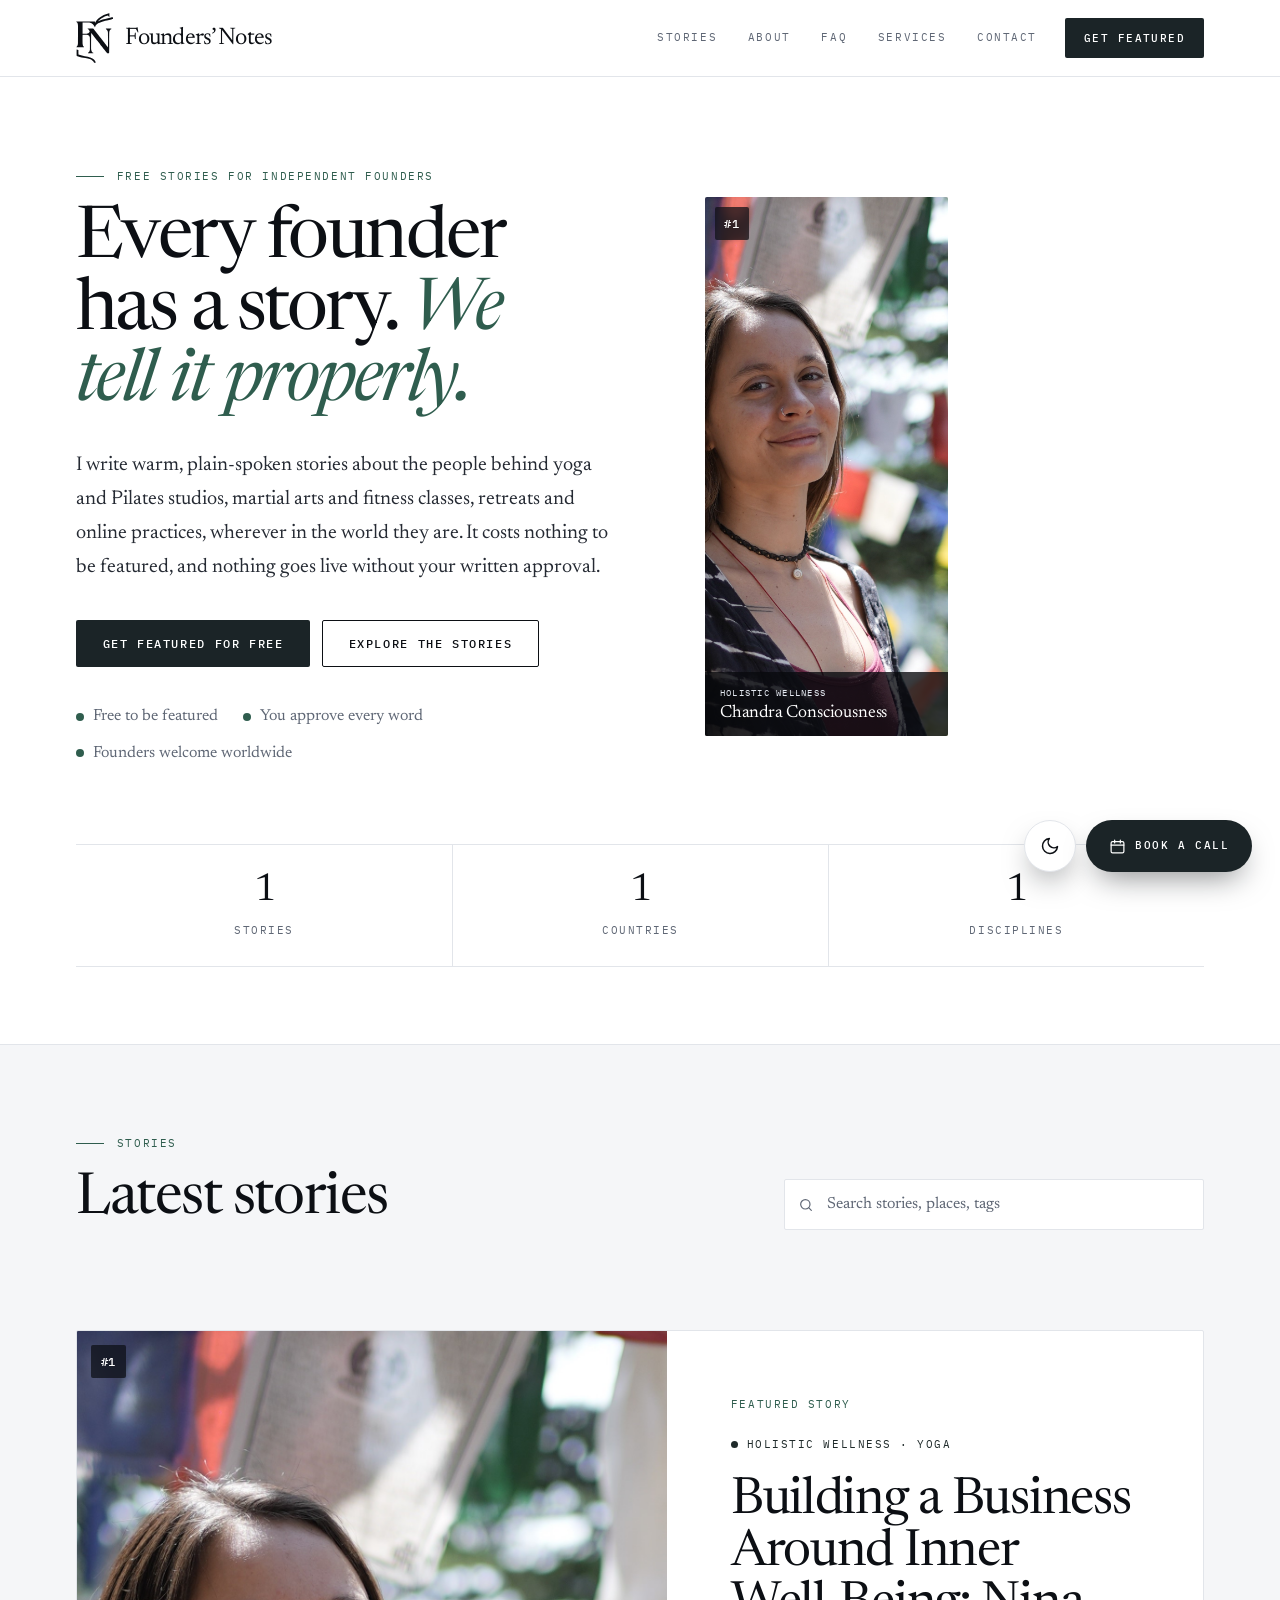
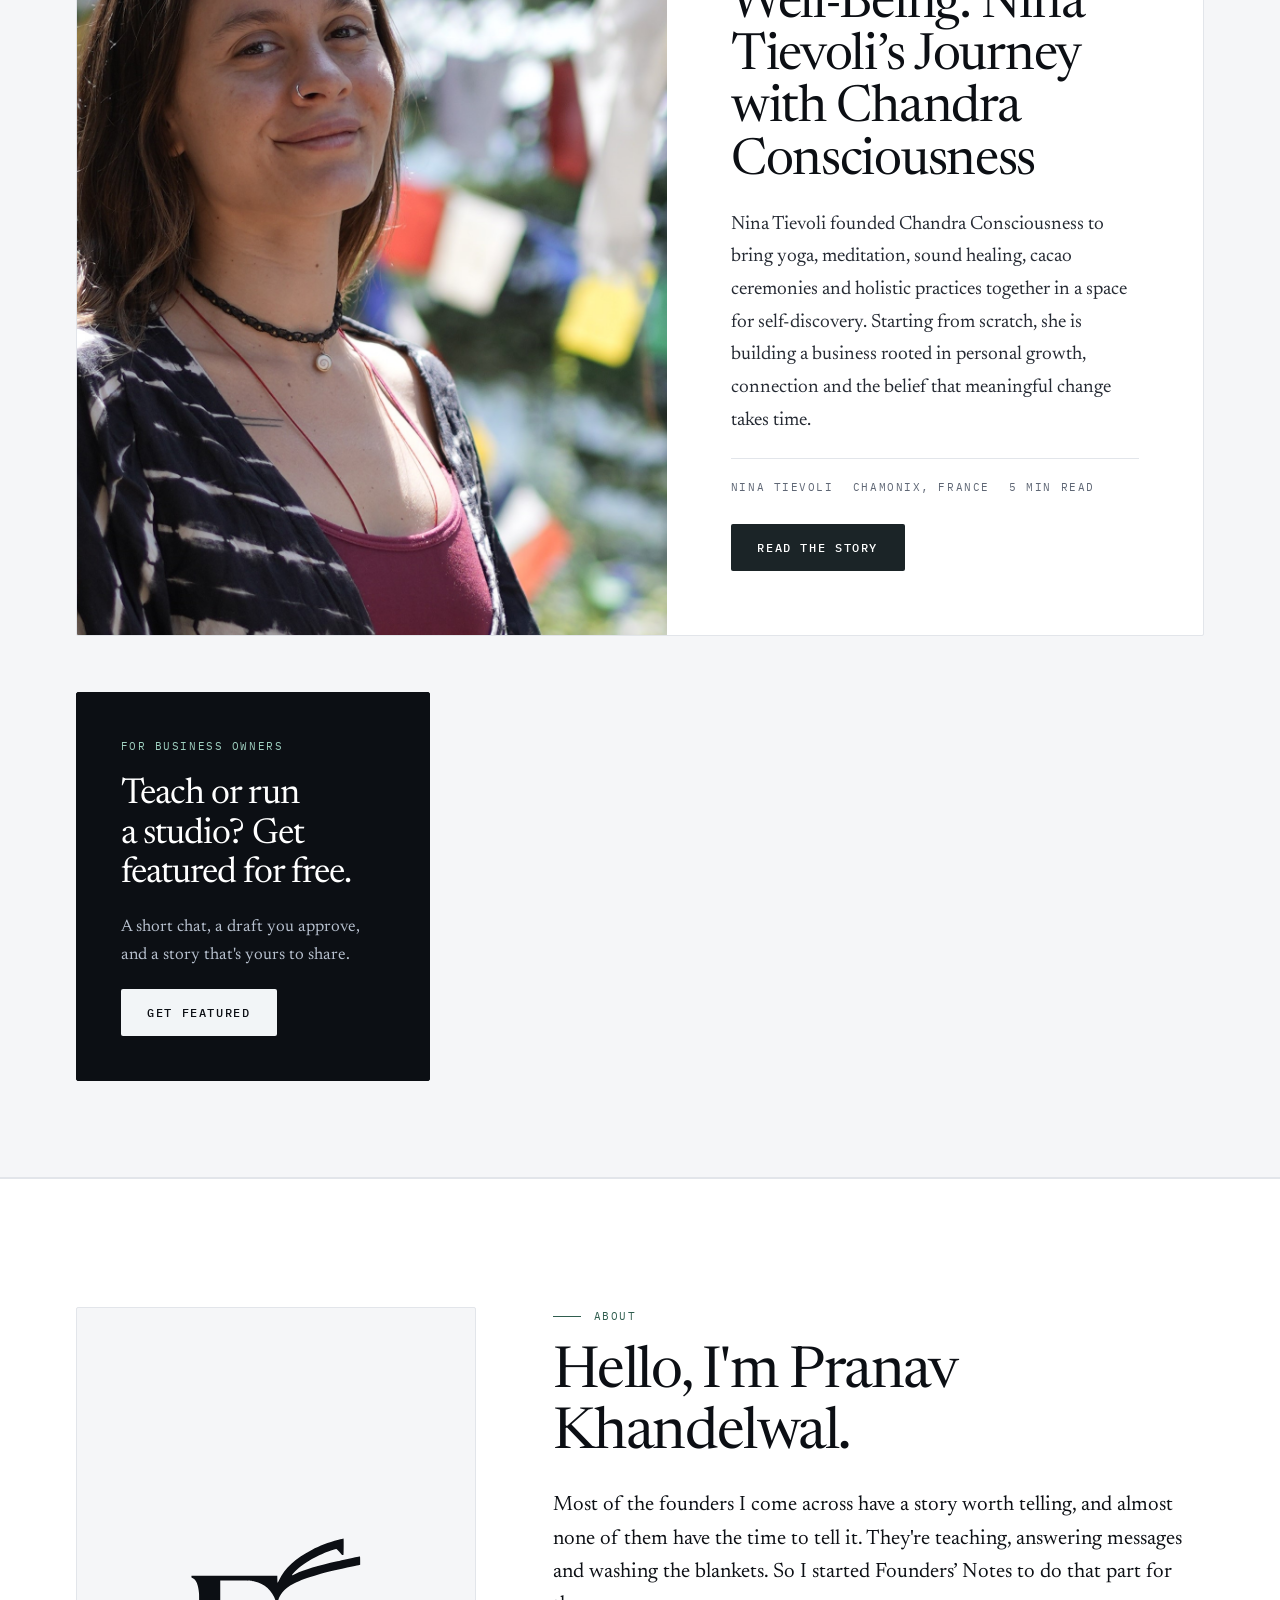
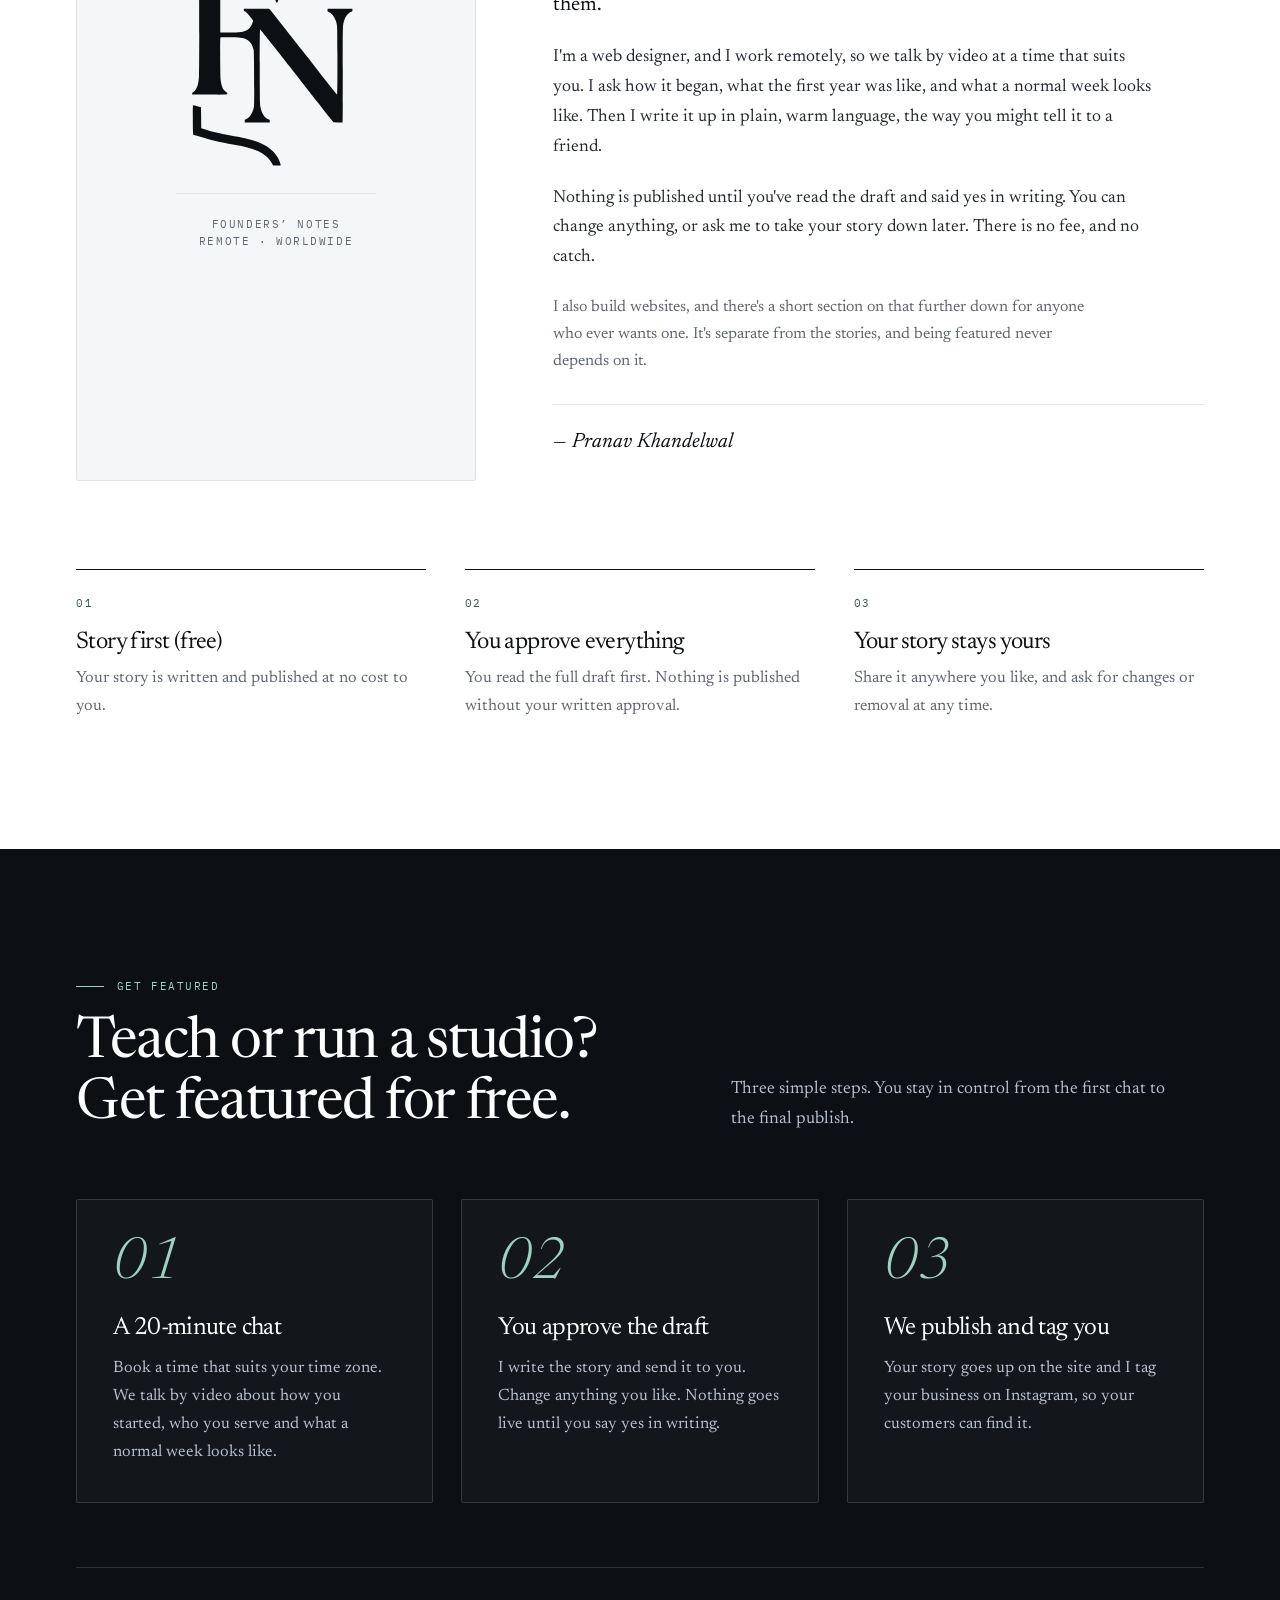
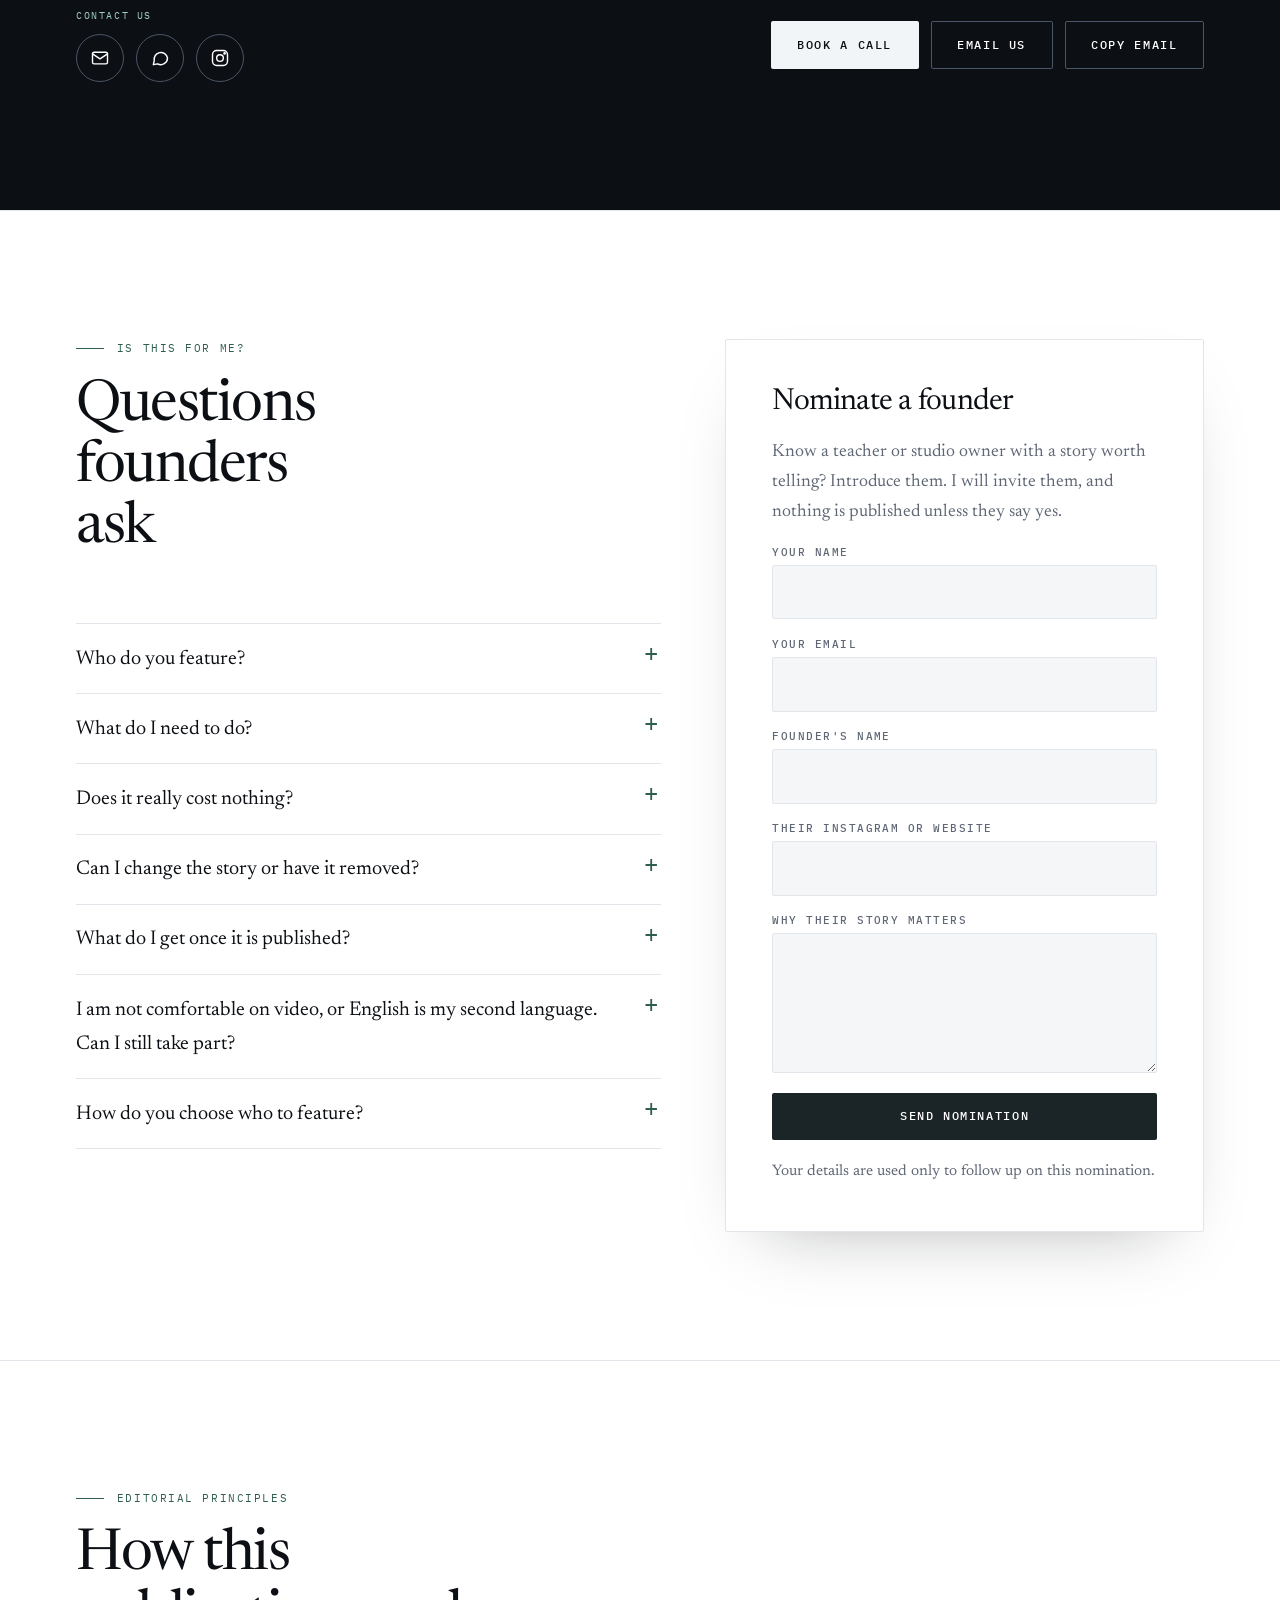
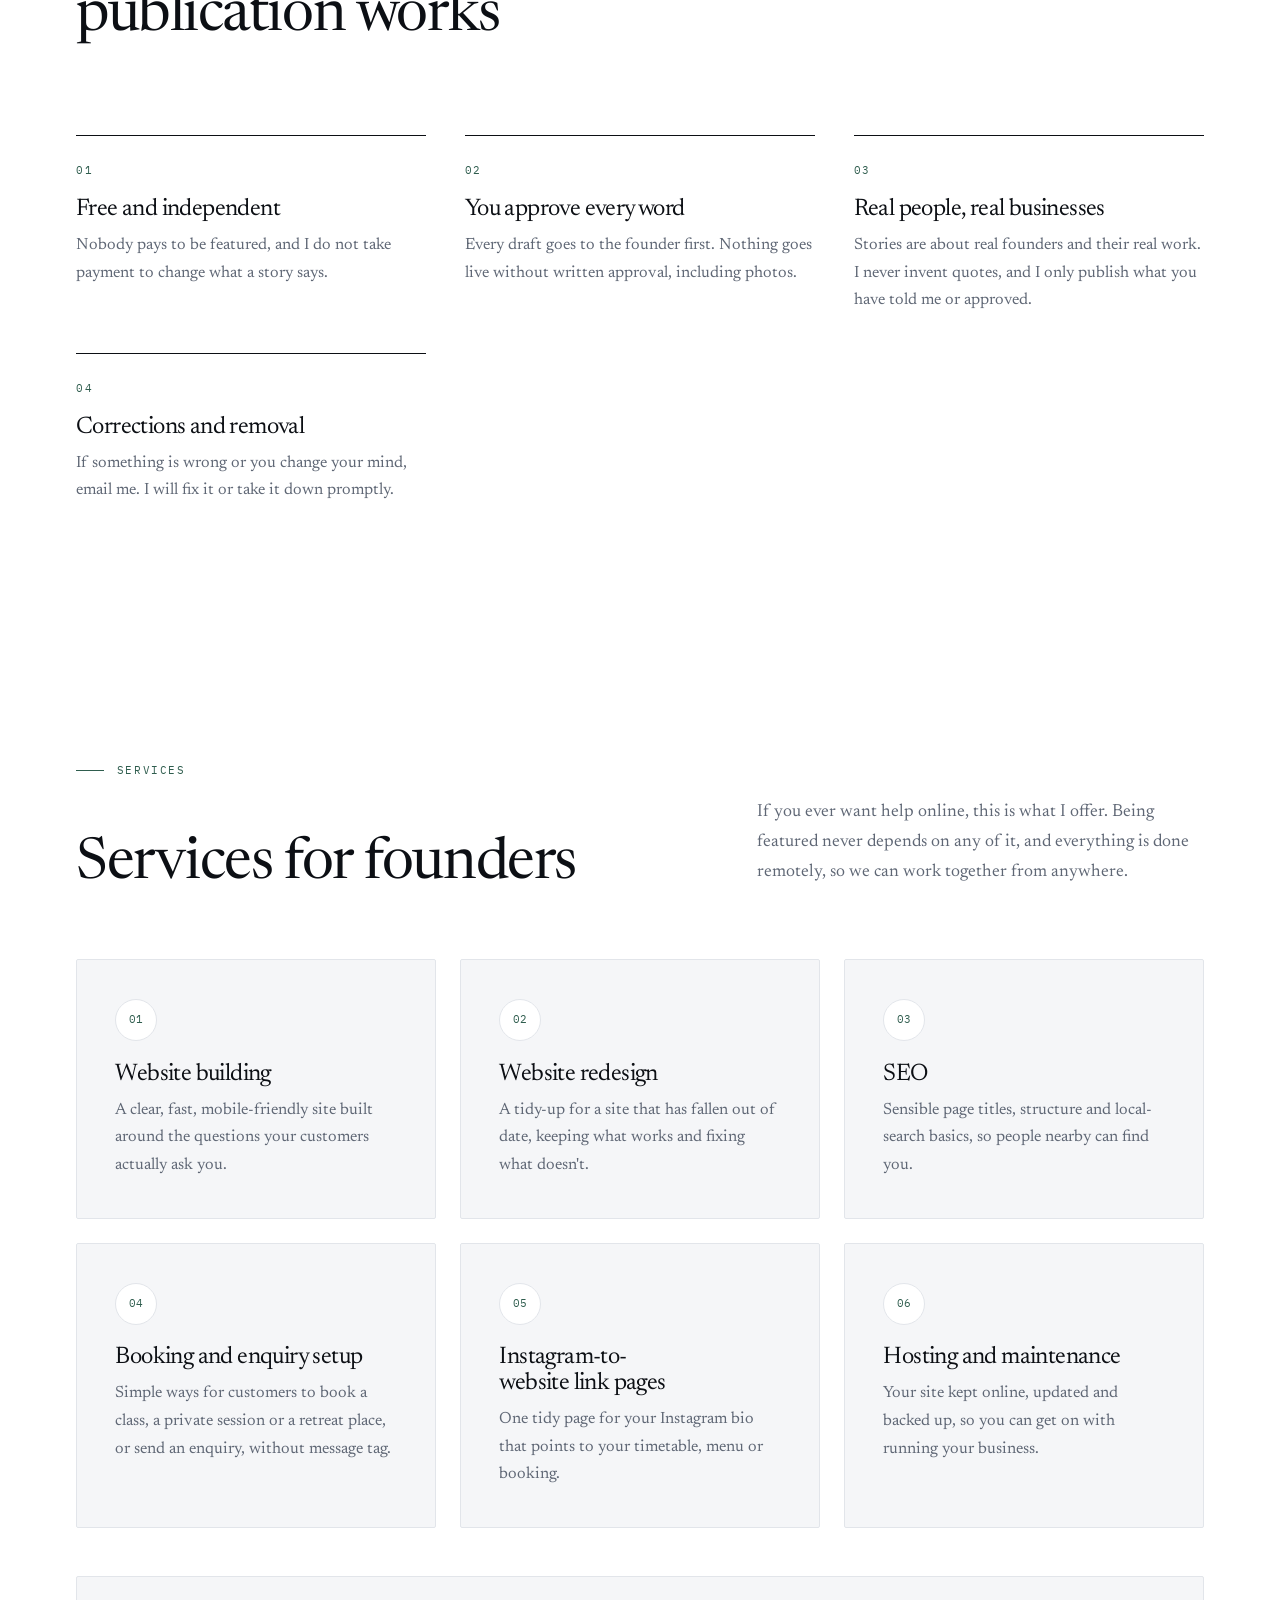
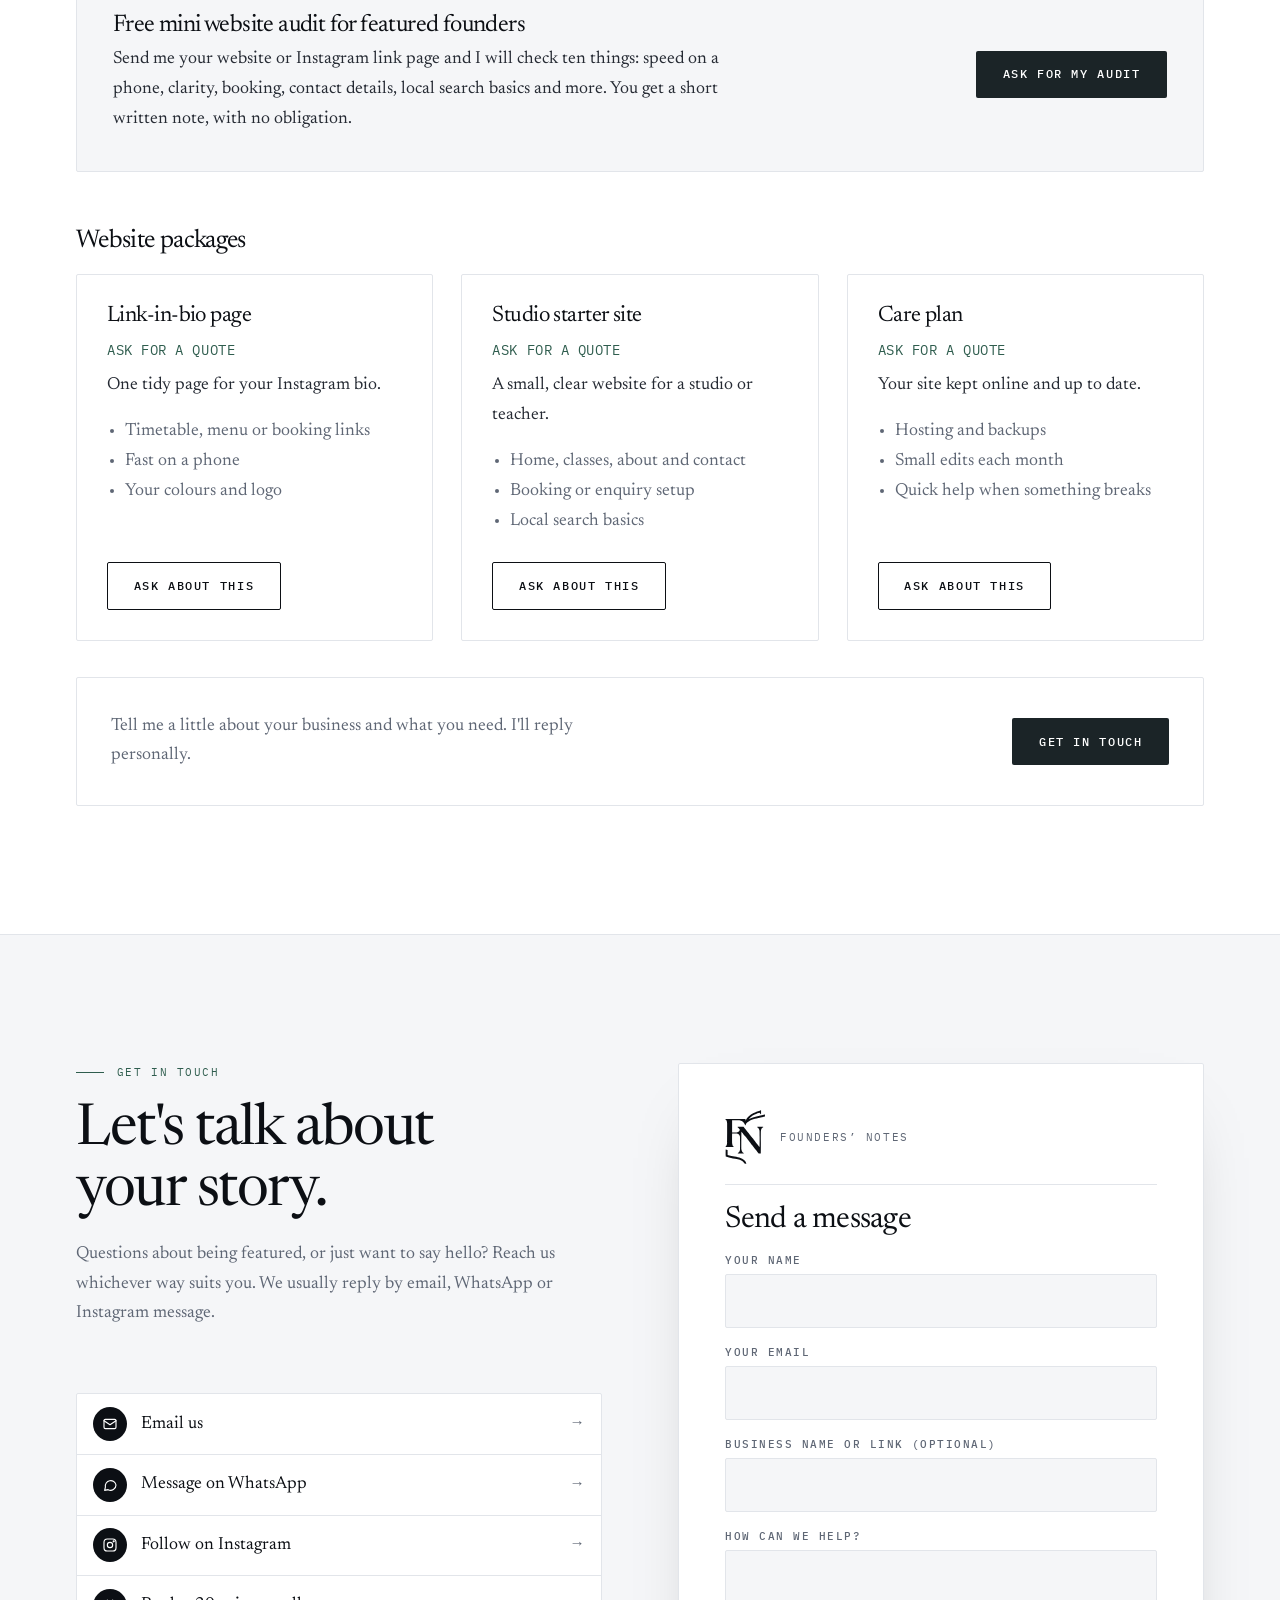
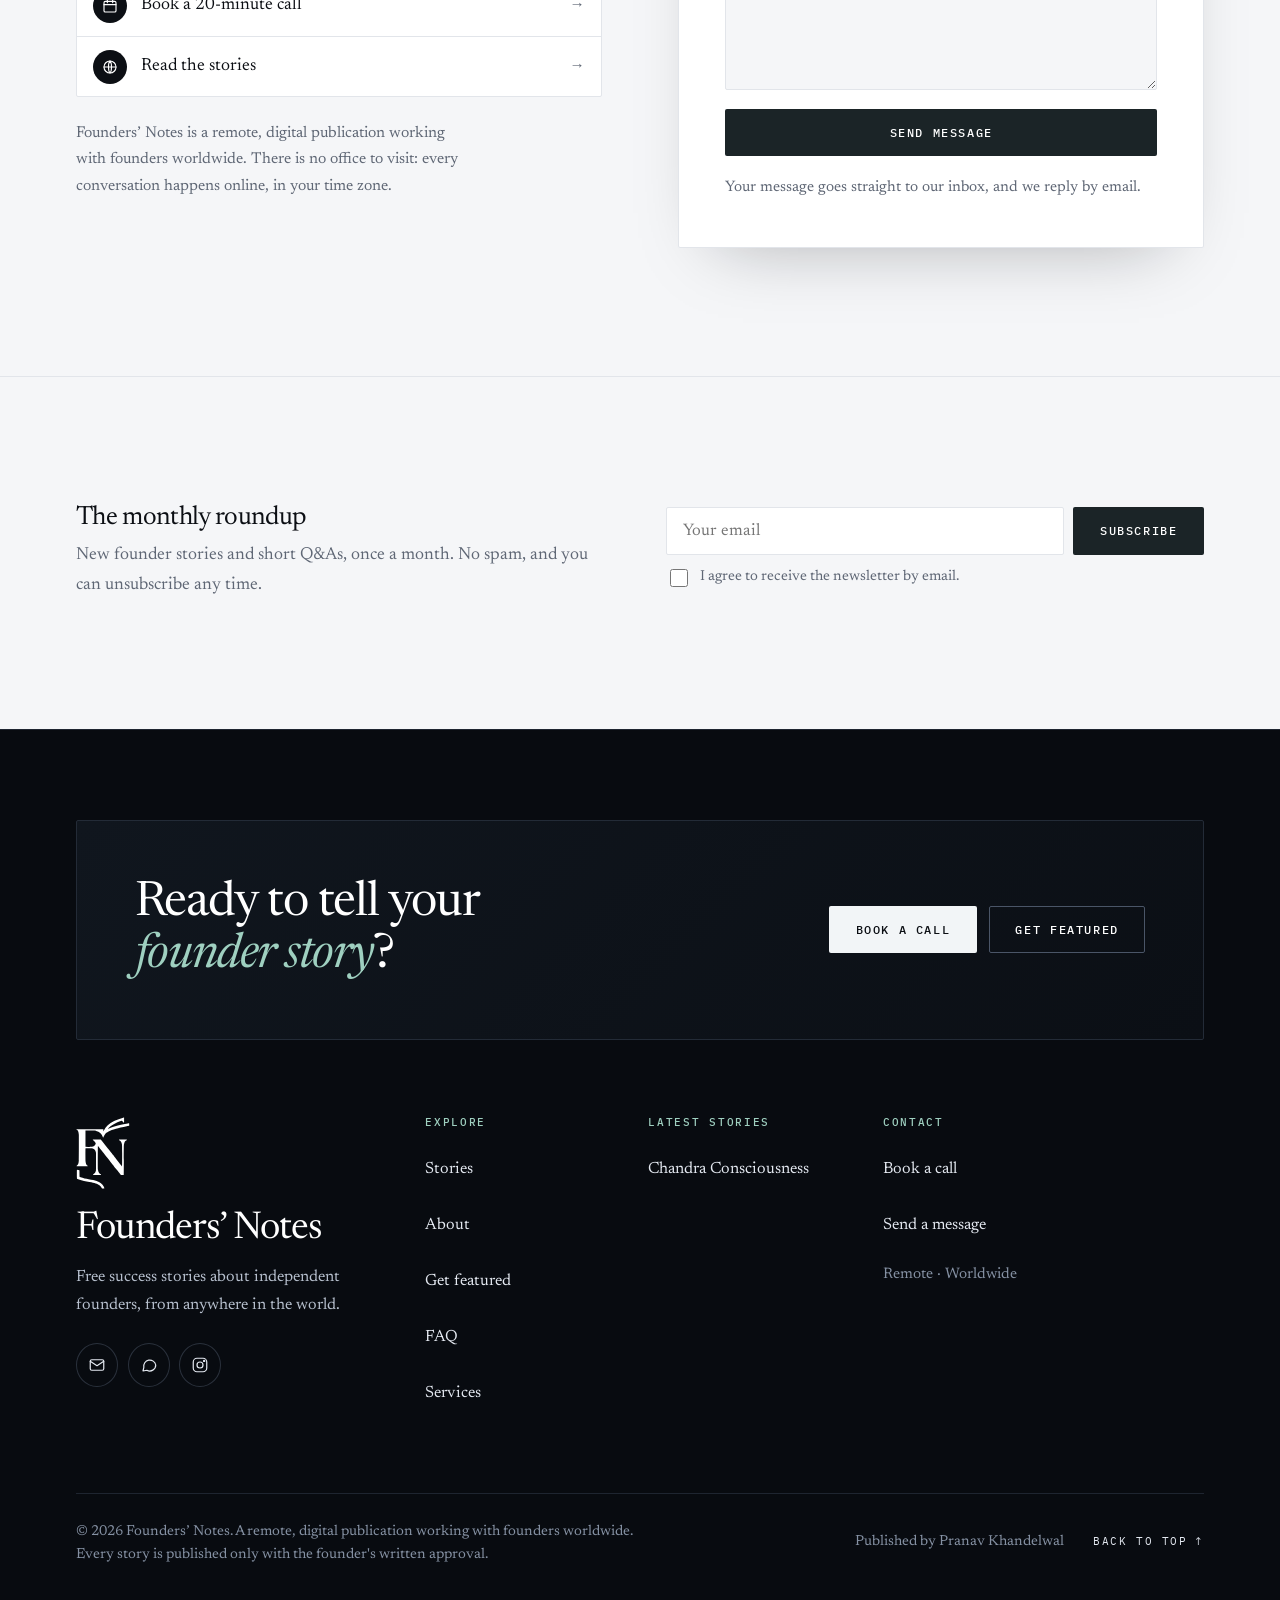
<file: index.html>
<!doctype html>
<html lang="en">

<head>
  <meta charset="utf-8">
  <meta name="viewport" content="width=device-width, initial-scale=1, viewport-fit=cover">
  <meta name="color-scheme" content="light">
  <script>try { var t = localStorage.getItem("theme"); if (t === "light" || t === "dark") document.documentElement.setAttribute("data-theme", t) } catch (e) { }</script>
  <title>Founders’ Notes — Free stories for independent founders</title>
  <meta name="description"
    content="Free success stories about independent founders worldwide: yoga and Pilates teachers, studio owners, martial arts and fitness instructors.">
  <meta property="og:type" content="website">
  <meta property="og:site_name" content="Founders’ Notes">
  <meta property="og:title" content="Founders’ Notes — Free stories for independent founders">
  <meta property="og:description" content="Free success stories about independent founders worldwide: yoga and Pilates teachers, studio owners, martial arts and fitness instructors.">
  <meta name="twitter:card" content="summary_large_image">
  <link rel="icon" type="image/svg+xml" href="assets/favicon.svg">
  <link rel="preconnect" href="https://fonts.googleapis.com">
  <link rel="preconnect" href="https://fonts.gstatic.com" crossorigin>
  <link
    href="https://fonts.googleapis.com/css2?family=IBM+Plex+Mono:wght@400;500&family=Newsreader:ital,opsz,wght@0,6..72,300..600;1,6..72,300..600&display=swap"
    rel="stylesheet">

  <link rel="stylesheet" href="css/styles.css">
  <link rel="stylesheet" href="css/features.css">
</head>

<body id="top">
  <svg width="0" height="0" style="position:absolute" aria-hidden="true" focusable="false">
    <symbol id="fn-logo" viewBox="0 0 740 992">
      <path fill="currentColor" fill-rule="evenodd"
        d="M358.2 984.8C357.7 984.1 356 981 354.5 978C348 964.9 335.7 950.6 322.7 940.9C294 919.5 259.8 908.1 185.5 895.1C130.2 885.5 93.5 876.5 29.5 857.2L13.5 852.4L12.9 837.9C12 817 11.9 726.2 12.8 725.7C13.4 725.3 31.6 729.8 43.5 733.3L47.5 734.5L48 779.5L48.5 824.5L63 829.3C96.5 840.5 138.2 850.6 175 856.5C218.7 863.6 258.8 872.6 284 881.2C329.7 896.7 364.8 923.9 381.4 956.7C385.6 964.9 391 980.2 391 983.7L391 986L375.1 986C363.6 986 359 985.7 358.2 984.8ZM247.8 800.3L236 799.9L236 794L236 788.1L239.5 787.1C256.8 782.4 271.9 758.9 276 730.5C277.9 716.8 276.8 497.7 274.7 488C269.5 463.7 259.9 449.3 244 441.7C226.9 433.5 215 432 167.9 432C138.2 432 132 432.2 131.1 433.4C129.4 435.4 130.2 599 131.9 614C135.5 645 141.8 659.5 155.6 668.7C159.9 671.5 161 672.8 161 674.9C161 680.3 164.9 680 84.4 679.8L9.5 679.5L9.2 675.8C8.9 672.5 9.3 671.9 13.3 669.1C29.9 657.7 36.4 639.3 39 597C40.3 575.2 40.3 262.1 39 244C36.2 205.6 26.5 182.5 10.3 176.4C6.1 174.8 5.9 174.5 6.2 171.1L6.5 167.5L191.5 167.5L376.5 167.5L376.8 181.5C376.9 189.2 377.3 196.2 377.6 197C378 197.9 380.6 193.4 384.5 185.3C408.6 134.8 455 92 525 55.7C560.4 37.4 594.2 24.6 640.5 12C651 9.1 660.3 6.6 661.3 6.3C662.9 5.8 663 7.8 662.8 41.6C662.5 75.4 662.4 77.5 660.7 77.8C656.9 78.6 654.3 76.9 649.3 70.3C642.3 61.2 633.9 52.5 631.4 51.8C625.6 50.3 578.6 68.2 545.2 84.7C517.5 98.4 497.6 110.9 475.5 128.5C461.3 139.8 438.7 163 440.3 164.6C440.6 165 446.8 162.5 453.9 159.1C491.8 141.5 553.2 123.2 635 105C644.6 102.9 662.6 98.8 674.9 96C704.2 89.4 732 83.9 733.1 84.6C733.6 84.9 734 92.9 734 102.5L734 119.9L730.2 120.9C728.2 121.5 714.6 124.4 700 127.4C639.6 139.8 584.3 152.9 551 162.5C502.7 176.4 477.7 185.6 448.5 200.2C425.1 211.9 410.2 223.5 397.9 239.6C388.9 251.3 385 258.7 380.5 272.4C377.4 281.8 377 282.5 374.5 282.5C372.1 282.5 371.7 281.8 369.4 275.1C354.7 231.5 321.2 200.8 278.5 192C258.3 187.8 253.5 187.5 191 187.5L130.5 187.5L130.5 299.5L130.5 411.5L168 411.8C207.7 412.1 219.3 411.4 231 407.8C252 401.3 265 388.1 270.5 367.6L272.3 360.9L268 354.7C254.6 335.7 242.1 322.3 235.6 319.9C232 318.6 231.9 318.4 232.2 314L232.5 309.5L285.5 309.2C314.6 309.1 339.5 309.2 340.7 309.5C342 309.8 346.1 314 350.2 319.4C354.2 324.5 366.4 339.9 377.2 353.6C412.6 398.3 432.1 423.1 451.7 448.2C462.3 461.8 478 481.8 486.7 492.8C495.4 503.7 505.5 516.4 509.1 521.1C512.7 525.7 521.7 537.2 529.1 546.5C536.5 555.9 546.3 568.5 550.9 574.5C584 617.6 632.8 679 634 679C635.5 679 636.2 614.9 635.8 502.5C635.3 376.9 635.5 381.3 628.9 361.6C621.9 340.7 610.7 326.9 596.7 321.9L592.9 320.6L593.2 315L593.5 309.5L647 309.5L700.5 309.5L700.5 314.9L700.5 320.2L695.9 321.9C681.3 327.5 669.5 343 664 363.6C658.9 382.9 659 376.6 659 595.6C659 758.1 658.7 799.9 657.8 800.1C657.1 800.3 648 800.3 637.5 800L618.5 799.5L603.2 780C594.8 769.3 578.9 749 568 735C525.2 680.3 516.3 668.9 503.6 653C496.4 643.9 484.2 628.4 476.5 618.5C468.8 608.6 447.4 581.4 429 558C410.7 534.6 384.7 501.6 371.2 484.5C319.4 418.5 303.7 399 302.3 399C300.2 399 300.4 712 302.6 726.9C307.4 759.5 322.2 782.6 342.2 788.4C343.6 788.8 344 790.1 344 794.5L344 800L329.8 800C321.9 800.1 302.9 800.2 287.5 800.4C272.1 800.5 254.2 800.5 247.8 800.3Z" />
    </symbol>
  </svg>
  <a class="skip" href="#main">Skip to content</a>

  <header class="site-header" id="siteHeader">
    <div class="wrap bar">
      <a class="logo" href="#home" aria-label="Home">
        <svg class="logo-svg" viewBox="0 0 740 992" aria-hidden="true" focusable="false">
          <use href="#fn-logo" />
        </svg>
        <span class="logo-text" data-brand></span>
      </a>
      <nav class="nav" aria-label="Primary">
        <div class="nav-links" id="navLinks">
          <a class="mono" href="#stories">Stories</a>
          <a class="mono" href="#about">About</a>
          <a class="mono" href="#faq">FAQ</a>
          <a class="mono" href="#services">Services</a>
          <a class="mono" href="#get-in-touch">Contact</a>
          <a class="btn btn-cta nav-cta-m" href="#get-featured">Get featured</a>
        </div>
        <a class="btn btn-cta nav-cta" href="#get-featured">Get featured</a>
        <button class="menu-btn" type="button" id="menuBtn" aria-expanded="false" aria-controls="navLinks"
          aria-label="Open menu"><svg viewBox="0 0 24 24" aria-hidden="true">
            <path d="M4 7h16M4 12h16M4 17h16" />
          </svg></button>
      </nav>
    </div>
  </header>

  <main id="main">
    <!-- ============ HOME VIEW ============ -->
    <div id="homeView">
      <div class="masthead" data-pages="home">
        <div class="wrap">
          <div class="hero-grid">
            <div class="hero-copy">
              <span class="kicker mono" id="heroEyebrow"></span>
              <h1 class="hero-title"><span id="heroTitle"></span> <em id="heroTitleEm"></em></h1>
              <p class="hero-intro" id="heroIntro"></p>
              <div class="hero-actions">
                <a class="btn btn-cta" href="#get-featured">Get featured for free</a>
                <a class="btn btn-line" href="#stories">Explore the stories</a>
              </div>
              <ul class="hero-checks" id="heroChecks"></ul>
            </div>
            <div class="hero-visual" id="heroVisual" role="group" aria-label="Featured stories"></div>
          </div>
          <div class="keyfacts" id="keyfacts"></div>
        </div>
      </div>

      <section id="stories" aria-label="Stories" data-pages="home stories">
        <div class="wrap stories-head">
          <div>
            <span class="kicker mono">Stories</span>
            <h2 id="storiesTitle">Latest stories</h2>
          </div>
          <div class="search">
            <label class="sr-only" for="q">Search stories</label>
            <svg viewBox="0 0 24 24" aria-hidden="true">
              <circle cx="11" cy="11" r="7" />
              <path d="M20 20l-4-4" />
            </svg>
            <input id="q" type="search" placeholder="Search stories, places, tags" autocomplete="off">
          </div>
        </div>
        <div class="wrap filters" id="filters" hidden></div>
        <div class="wrap">
          <div id="live" class="sr-only" aria-live="polite"></div>
          <div id="lead"></div>
          <div class="grid" id="grid"></div>
          <div class="see-all" id="seeAll"></div>
        </div>
        <div style="height:clamp(48px,8vw,96px)"></div>
      </section>

      <section class="sec" id="about" data-pages="about" style="border-top:1px solid var(--line)">
        <div class="wrap">
          <div class="about">
            <figure class="portrait" style="margin:0">
              <svg class="about-logo" viewBox="0 0 740 992" aria-hidden="true" focusable="false">
                <use href="#fn-logo" />
              </svg>
              <figcaption class="mono"><span data-brand></span><br>Remote &middot; Worldwide</figcaption>
            </figure>
            <div class="about-copy">
              <span class="kicker mono">About</span>
              <h2>Hello, I'm <span data-owner></span>.</h2>
              <p>Most of the founders I come across have a story worth telling, and almost none of them have the
                time to tell it. They're teaching, answering messages and washing the blankets. So I started <span
                  data-brand></span> to do that part for them.</p>
              <p>I'm a web designer, and I work remotely, so we talk by video at a time that suits you. I ask how it
                began, what the first year was like, and what a normal week looks like. Then I write it up in plain,
                warm language, the way you might tell it to a friend.</p>
              <p>Nothing is published until you've read the draft and said yes in writing. You can change anything, or
                ask me to take your story down later. There is no fee, and no catch.</p>
              <p class="about-note">I also build websites, and there's a short section on that further down for anyone
                who ever wants one. It's separate from the stories, and being featured never depends on it.</p>
              <p class="sign">&mdash; <span data-owner></span></p>
            </div>
          </div>
          <div class="trust" id="trust"></div>
        </div>
      </section>

      <section class="sec feature" id="get-featured" data-pages="get-featured">
        <div class="wrap">
          <div class="feat-head">
            <div>
              <span class="kicker mono">Get featured</span>
              <h2>Teach or run a studio? Get featured for free.</h2>
            </div>
            <p>Three simple steps. You stay in control from the first chat to the final publish.</p>
          </div>
          <ol class="steps" id="steps"></ol>
          <div class="contact">
            <div class="mail"><small>Contact us</small>
              <div class="icon-links">
                <a href="" data-mail-link aria-label="Email us" title="Email"><svg viewBox="0 0 24 24" aria-hidden="true"><rect x="3" y="5" width="18" height="14" rx="2" /><path d="M3 7l9 6 9-6" /></svg></a>
                <a href="" data-wa-link aria-label="Chat on WhatsApp" title="WhatsApp"><svg viewBox="0 0 24 24" aria-hidden="true"><path d="M21 12a8 8 0 0 1-11.8 7L4 20l1.1-4.9A8 8 0 1 1 21 12z" /></svg></a>
                <a href="" data-insta-link aria-label="Instagram" title="Instagram"><svg viewBox="0 0 24 24" aria-hidden="true"><rect x="3" y="3" width="18" height="18" rx="5" /><circle cx="12" cy="12" r="4" /><circle cx="17.5" cy="6.5" r=".8" /></svg></a>
              </div>
            </div>
            <div class="actions">
              <a class="btn btn-cta" href="" data-cal-link>Book a call</a>
              <a class="btn btn-line" href="" data-mail-link data-subject="I'd like to be featured">Email us</a>
              <button class="btn btn-line" type="button" id="copyBtn">Copy email</button>
            </div>
            <div class="sr-only" id="copied" role="status" aria-live="polite"></div>
          </div>
        </div>
      </section>

      <section class="sec" id="faq" data-pages="get-featured">
        <div class="wrap">
          <div class="faq-grid">
            <div>
              <div class="sec-head">
                <span class="kicker mono">Is this for me?</span>
                <h2>Questions founders ask</h2>
              </div>
              <div class="faq" id="faqList"></div>
            </div>
            <form class="msg nominate" id="nominateForm" novalidate data-thanks="Thank you. I will reach out to them, and nothing is published without their approval.">
              <h3>Nominate a founder</h3>
              <p class="note-lead">Know a teacher or studio owner with a story worth telling? Introduce them. I will invite them, and nothing is published unless they say yes.</p>
              <label>Your name<input id="nName" type="text" autocomplete="name" required></label>
              <label>Your email<input id="nEmail" type="email" autocomplete="email" required></label>
              <label>Founder's name<input id="nFounder" type="text" required></label>
              <label>Their Instagram or website<input id="nLink" type="text" required></label>
              <label>Why their story matters<textarea id="nWhy" required></textarea></label>
              <input type="text" name="_hp" tabindex="-1" autocomplete="off" aria-hidden="true" style="position:absolute;left:-9999px;width:1px;height:1px;opacity:0">
              <button class="btn btn-cta" type="submit">Send nomination</button>
              <p class="note" role="status" aria-live="polite">Your details are used only to follow up on this nomination.</p>
            </form>
          </div>
        </div>
      </section>

      <section class="sec" id="voices" data-pages="about" hidden>
        <div class="wrap">
          <div class="sec-head">
            <span class="kicker mono">In their words</span>
            <h2>What featured founders say</h2>
          </div>
          <div class="voices" id="voicesGrid"></div>
        </div>
      </section>

      <section class="sec" id="principles" data-pages="about">
        <div class="wrap">
          <div class="sec-head">
            <span class="kicker mono">Editorial principles</span>
            <h2>How this publication works</h2>
          </div>
          <div class="trust" id="principlesGrid"></div>
        </div>
      </section>

      <section class="sec" id="services" data-pages="services">
        <div class="wrap">
          <div class="sec-head">
            <span class="kicker mono">Services</span>
            <h2>Services for founders</h2>
            <p>If you ever want help online, this is what I offer. Being featured never depends on any of it, and
              everything is done remotely, so we can work together from anywhere.</p>
          </div>
          <div class="services" id="serviceGrid"></div>
          <div id="audit"></div>
          <h3 class="pk-title">Website packages</h3>
          <div class="packages" id="packages"></div>
          <div class="services-cta">
            <a class="btn btn-cta" href="#get-in-touch">Get in touch</a>
            <p>Tell me a little about your business and what you need. I'll reply personally.</p>
          </div>
        </div>
      </section>

      <section class="sec" id="get-in-touch" data-pages="contact">
        <div class="wrap">
          <div class="contact-grid">
            <div>
              <div class="sec-head">
                <span class="kicker mono">Get in touch</span>
                <h2>Let's talk about your story.</h2>
                <p>Questions about being featured, or just want to say hello? Reach us whichever way suits you. We
                  usually reply by email, WhatsApp or Instagram message.</p>
              </div>
              <ul class="chat-list" id="chatList"></ul>
              <p class="remote-note"><span data-brand></span> is a remote, digital publication working with founders
                worldwide. There is no office to visit: every conversation happens online, in your time zone.</p>
            </div>

            <form class="msg" id="msgForm" novalidate>
              <div class="msg-brand"><svg class="logo-svg" viewBox="0 0 740 992" aria-hidden="true" focusable="false">
                  <use href="#fn-logo" />
                </svg><span class="mono" data-brand></span></div>
              <h3>Send a message</h3>
              <label>Your name<input id="mName" type="text" autocomplete="name" required></label>
              <input type="text" id="mHoney" tabindex="-1" autocomplete="off" aria-hidden="true"
                style="position:absolute;left:-9999px;width:1px;height:1px;opacity:0">
              <label>Your email<input id="mEmail" type="email" autocomplete="email" required></label>
              <label>Business name or link (optional)<input id="mBiz" type="text"></label>
              <label>How can we help?<textarea id="mMsg" required></textarea></label>
              <button class="btn btn-cta" type="submit">Send message</button>
              <p class="note" id="msgNote" role="status" aria-live="polite">Your message goes straight to our inbox, and
                we reply by email.</p>
            </form>
          </div>
        </div>
      </section>

      <section class="sec newsletter" id="newsletter" data-pages="home contact">
        <div class="wrap">
          <form class="nl" id="newsletterForm" novalidate data-thanks="Thank you. You are on the list.">
            <div>
              <h2>The monthly roundup</h2>
              <p>New founder stories and short Q&amp;As, once a month. No spam, and you can unsubscribe any time.</p>
            </div>
            <div class="nl-fields">
              <label class="sr-only" for="nlEmail">Your email</label>
              <input id="nlEmail" type="email" placeholder="Your email" autocomplete="email" required>
              <input type="text" name="_hp" tabindex="-1" autocomplete="off" aria-hidden="true" style="position:absolute;left:-9999px;width:1px;height:1px;opacity:0">
              <button class="btn btn-cta" type="submit">Subscribe</button>
              <label class="consent"><input type="checkbox" required> I agree to receive the newsletter by email.</label>
              <p class="note" role="status" aria-live="polite"></p>
            </div>
          </form>
        </div>
      </section>
    </div>

    <!-- ============ STORY VIEW ============ -->
    <div id="storyView" hidden></div>
  </main>

  <footer>
    <div class="wrap">
      <div class="f-cta">
        <h2>Ready to tell your <em>founder story</em>?</h2>
        <div class="f-cta-actions">
          <a class="btn btn-cta" href="" data-cal-link>Book a call</a>
          <a class="btn btn-ghost" href="#get-featured">Get featured</a>
        </div>
      </div>
      <div class="f-grid">
        <div class="f-brand">
          <svg class="logo-svg f-logo" viewBox="0 0 740 992" aria-hidden="true" focusable="false">
            <use href="#fn-logo" />
          </svg>
          <div class="fb" data-brand></div>
          <p id="footTag"></p>
          <div class="f-social">
            <a href="" data-mail-link aria-label="Email us"><svg viewBox="0 0 24 24" aria-hidden="true">
                <rect x="3" y="5" width="18" height="14" rx="2" />
                <path d="M3 7l9 6 9-6" />
              </svg></a>
            <a href="" data-wa-link aria-label="Chat on WhatsApp"><svg viewBox="0 0 24 24" aria-hidden="true">
                <path d="M21 12a8 8 0 0 1-11.8 7L4 20l1.1-4.9A8 8 0 1 1 21 12z" />
              </svg></a>
            <a href="" data-insta-link aria-label="Instagram"><svg viewBox="0 0 24 24" aria-hidden="true">
                <rect x="3" y="3" width="18" height="18" rx="5" />
                <circle cx="12" cy="12" r="4" />
                <circle cx="17.5" cy="6.5" r=".8" />
              </svg></a>
          </div>
        </div>
        <div class="f-col">
          <h3>Explore</h3>
          <ul>
            <li><a href="#stories">Stories</a></li>
            <li><a href="#about">About</a></li>
            <li><a href="#get-featured">Get featured</a></li>
            <li><a href="#faq">FAQ</a></li>
            <li><a href="#services">Services</a></li>
          </ul>
        </div>
        <div class="f-col">
          <h3>Latest stories</h3>
          <ul id="footCats"></ul>
        </div>
        <div class="f-col">
          <h3>Contact</h3>
          <ul>
            <li><a href="" data-cal-link>Book a call</a></li>
            <li><a href="#get-in-touch">Send a message</a></li>
            <li><span class="f-remote">Remote &middot; Worldwide</span></li>
          </ul>
        </div>
      </div>
      <div class="f-bottom">
        <p>&copy; <span id="year"></span> <span data-brand></span>. A remote, digital publication working with founders
          worldwide. Every story is published only with the founder's written approval.</p>
        <div class="f-meta">
          <p>Published by <span data-owner></span></p><a class="to-top mono" href="#top">Back to top <span
              aria-hidden="true">&uarr;</span></a>
        </div>
      </div>
    </div>
  </footer>

  <div class="fab" id="fab" role="group" aria-label="Quick actions">
    <button class="theme-toggle" type="button" id="themeToggle" aria-label="Switch theme"></button>
    <a class="fab-call" href="" data-cal-link aria-label="Book a call"><svg viewBox="0 0 24 24" aria-hidden="true">
        <rect x="3" y="5" width="18" height="16" rx="2" />
        <path d="M3 10h18M8 3v4M16 3v4" />
      </svg>Book a call</a>
  </div>

  <!-- Settings and content (edit these in /data), then the code that draws the page -->
  <script src="data/config.js"></script>
  <script src="data/content.js"></script>
  <script src="data/stories.js"></script>
  <script src="js/features.js"></script>
  <script src="js/app.js"></script>
</body>

</html>
</file>
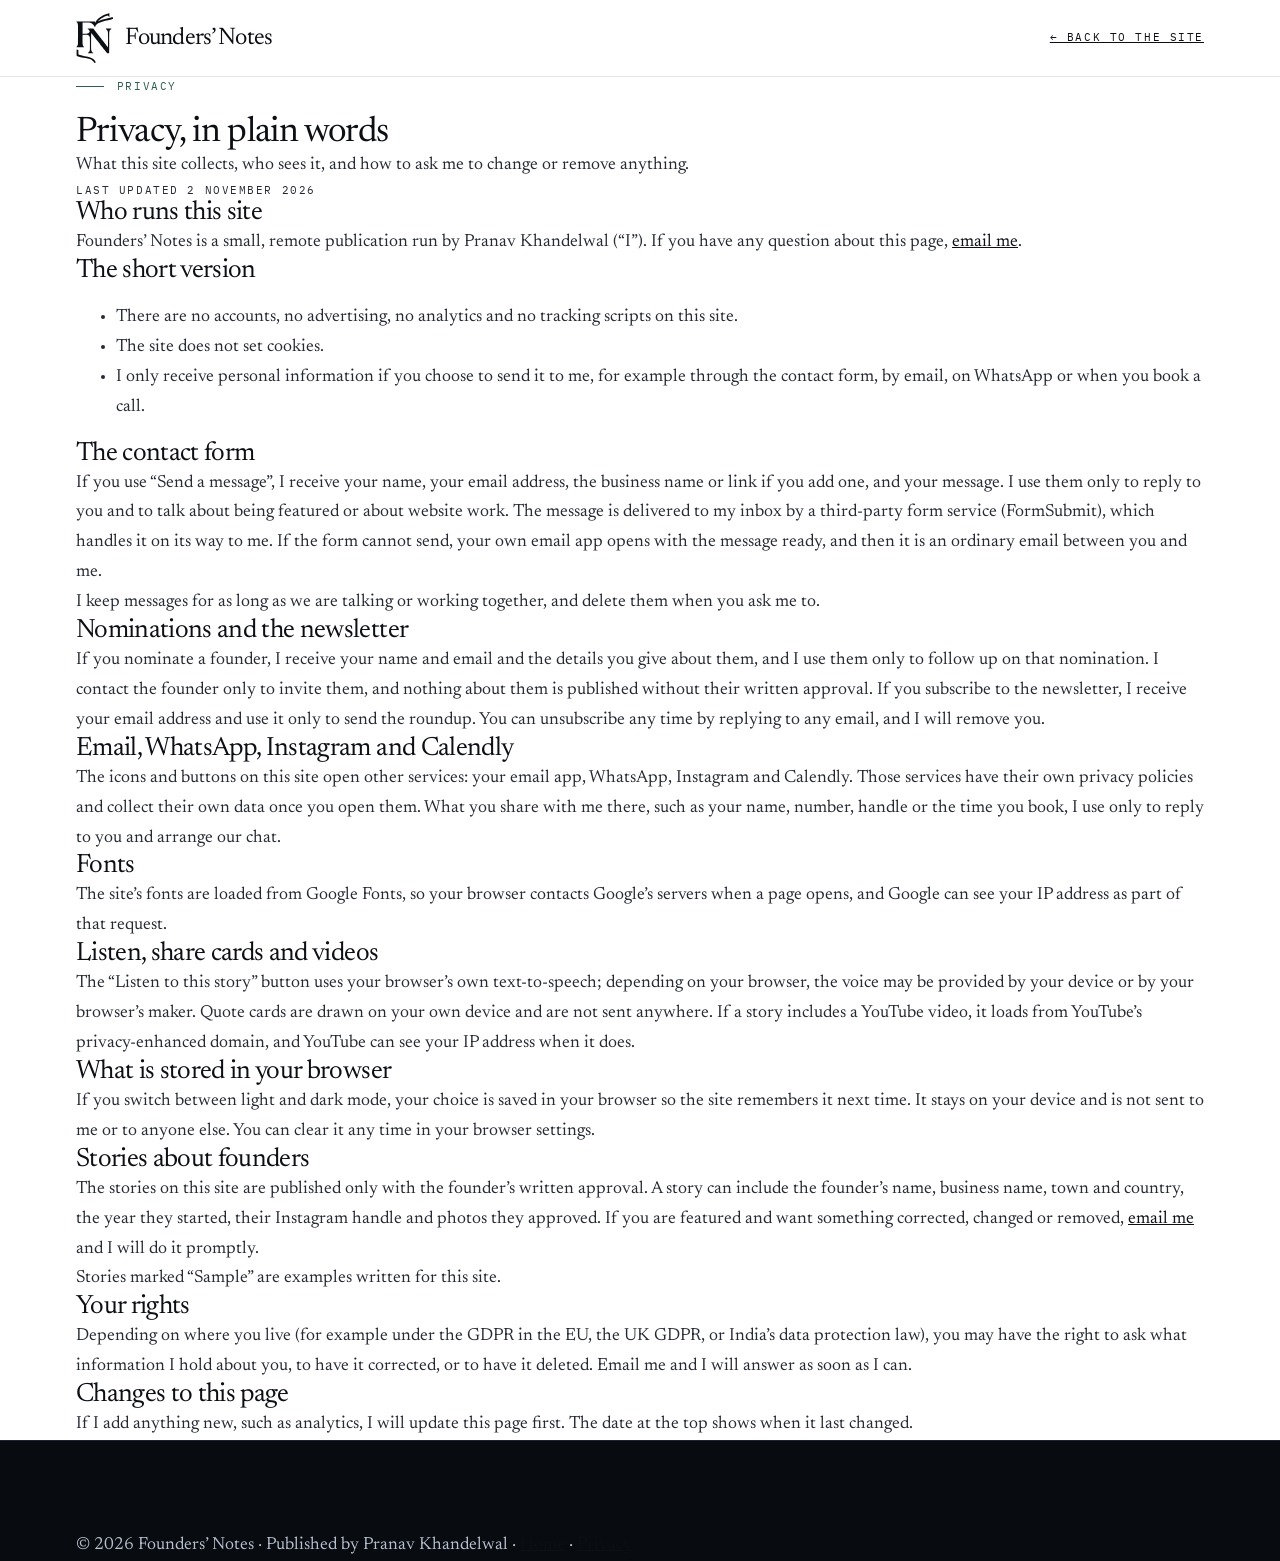
<file: privacy.html>
<!doctype html>
<html lang="en">

<head>
  <meta charset="utf-8">
  <meta name="viewport" content="width=device-width, initial-scale=1, viewport-fit=cover">
  <meta name="color-scheme" content="light">
  <script>try { var t = localStorage.getItem("theme"); if (t === "light" || t === "dark") document.documentElement.setAttribute("data-theme", t) } catch (e) { }</script>
  <title>Privacy — Founders’ Notes</title>
  <meta name="description" content="How Founders’ Notes handles your information: what is collected, who sees it and how to ask for changes.">
  <link rel="canonical" href="https://pranavkhandelwal1.github.io/founders-notes/privacy.html">
  <link rel="icon" type="image/svg+xml" href="assets/favicon.svg">
  <link rel="preconnect" href="https://fonts.googleapis.com">
  <link rel="preconnect" href="https://fonts.gstatic.com" crossorigin>
  <link
    href="https://fonts.googleapis.com/css2?family=IBM+Plex+Mono:wght@400;500&family=Newsreader:ital,opsz,wght@0,6..72,300..600;1,6..72,300..600&display=swap"
    rel="stylesheet">
  <link rel="stylesheet" href="css/styles.css">
</head>

<body id="top">
  <svg width="0" height="0" style="position:absolute" aria-hidden="true" focusable="false">
    <symbol id="fn-logo" viewBox="0 0 740 992">
      <path fill="currentColor" fill-rule="evenodd"
        d="M358.2 984.8C357.7 984.1 356 981 354.5 978C348 964.9 335.7 950.6 322.7 940.9C294 919.5 259.8 908.1 185.5 895.1C130.2 885.5 93.5 876.5 29.5 857.2L13.5 852.4L12.9 837.9C12 817 11.9 726.2 12.8 725.7C13.4 725.3 31.6 729.8 43.5 733.3L47.5 734.5L48 779.5L48.5 824.5L63 829.3C96.5 840.5 138.2 850.6 175 856.5C218.7 863.6 258.8 872.6 284 881.2C329.7 896.7 364.8 923.9 381.4 956.7C385.6 964.9 391 980.2 391 983.7L391 986L375.1 986C363.6 986 359 985.7 358.2 984.8ZM247.8 800.3L236 799.9L236 794L236 788.1L239.5 787.1C256.8 782.4 271.9 758.9 276 730.5C277.9 716.8 276.8 497.7 274.7 488C269.5 463.7 259.9 449.3 244 441.7C226.9 433.5 215 432 167.9 432C138.2 432 132 432.2 131.1 433.4C129.4 435.4 130.2 599 131.9 614C135.5 645 141.8 659.5 155.6 668.7C159.9 671.5 161 672.8 161 674.9C161 680.3 164.9 680 84.4 679.8L9.5 679.5L9.2 675.8C8.9 672.5 9.3 671.9 13.3 669.1C29.9 657.7 36.4 639.3 39 597C40.3 575.2 40.3 262.1 39 244C36.2 205.6 26.5 182.5 10.3 176.4C6.1 174.8 5.9 174.5 6.2 171.1L6.5 167.5L191.5 167.5L376.5 167.5L376.8 181.5C376.9 189.2 377.3 196.2 377.6 197C378 197.9 380.6 193.4 384.5 185.3C408.6 134.8 455 92 525 55.7C560.4 37.4 594.2 24.6 640.5 12C651 9.1 660.3 6.6 661.3 6.3C662.9 5.8 663 7.8 662.8 41.6C662.5 75.4 662.4 77.5 660.7 77.8C656.9 78.6 654.3 76.9 649.3 70.3C642.3 61.2 633.9 52.5 631.4 51.8C625.6 50.3 578.6 68.2 545.2 84.7C517.5 98.4 497.6 110.9 475.5 128.5C461.3 139.8 438.7 163 440.3 164.6C440.6 165 446.8 162.5 453.9 159.1C491.8 141.5 553.2 123.2 635 105C644.6 102.9 662.6 98.8 674.9 96C704.2 89.4 732 83.9 733.1 84.6C733.6 84.9 734 92.9 734 102.5L734 119.9L730.2 120.9C728.2 121.5 714.6 124.4 700 127.4C639.6 139.8 584.3 152.9 551 162.5C502.7 176.4 477.7 185.6 448.5 200.2C425.1 211.9 410.2 223.5 397.9 239.6C388.9 251.3 385 258.7 380.5 272.4C377.4 281.8 377 282.5 374.5 282.5C372.1 282.5 371.7 281.8 369.4 275.1C354.7 231.5 321.2 200.8 278.5 192C258.3 187.8 253.5 187.5 191 187.5L130.5 187.5L130.5 299.5L130.5 411.5L168 411.8C207.7 412.1 219.3 411.4 231 407.8C252 401.3 265 388.1 270.5 367.6L272.3 360.9L268 354.7C254.6 335.7 242.1 322.3 235.6 319.9C232 318.6 231.9 318.4 232.2 314L232.5 309.5L285.5 309.2C314.6 309.1 339.5 309.2 340.7 309.5C342 309.8 346.1 314 350.2 319.4C354.2 324.5 366.4 339.9 377.2 353.6C412.6 398.3 432.1 423.1 451.7 448.2C462.3 461.8 478 481.8 486.7 492.8C495.4 503.7 505.5 516.4 509.1 521.1C512.7 525.7 521.7 537.2 529.1 546.5C536.5 555.9 546.3 568.5 550.9 574.5C584 617.6 632.8 679 634 679C635.5 679 636.2 614.9 635.8 502.5C635.3 376.9 635.5 381.3 628.9 361.6C621.9 340.7 610.7 326.9 596.7 321.9L592.9 320.6L593.2 315L593.5 309.5L647 309.5L700.5 309.5L700.5 314.9L700.5 320.2L695.9 321.9C681.3 327.5 669.5 343 664 363.6C658.9 382.9 659 376.6 659 595.6C659 758.1 658.7 799.9 657.8 800.1C657.1 800.3 648 800.3 637.5 800L618.5 799.5L603.2 780C594.8 769.3 578.9 749 568 735C525.2 680.3 516.3 668.9 503.6 653C496.4 643.9 484.2 628.4 476.5 618.5C468.8 608.6 447.4 581.4 429 558C410.7 534.6 384.7 501.6 371.2 484.5C319.4 418.5 303.7 399 302.3 399C300.2 399 300.4 712 302.6 726.9C307.4 759.5 322.2 782.6 342.2 788.4C343.6 788.8 344 790.1 344 794.5L344 800L329.8 800C321.9 800.1 302.9 800.2 287.5 800.4C272.1 800.5 254.2 800.5 247.8 800.3Z" />
    </symbol>
  </svg>

  <header class="site-header">
    <div class="wrap bar">
      <a class="logo" href="index.html" aria-label="Home">
        <svg class="logo-svg" viewBox="0 0 740 992" aria-hidden="true" focusable="false">
          <use href="#fn-logo" />
        </svg>
        <span class="logo-text" data-brand></span>
      </a>
      <a class="mono back-link" href="index.html">&larr; Back to the site</a>
    </div>
  </header>

  <main id="main">
    <div class="wrap">
      <div class="page-head">
        <span class="kicker mono">Privacy</span>
        <h1>Privacy, in plain words</h1>
        <p class="dek">What this site collects, who sees it, and how to ask me to change or remove anything.</p>
        <p class="mono updated">Last updated 2 November 2026</p>
      </div>

      <div class="legal">
        <h2>Who runs this site</h2>
        <p><span data-brand></span> is a small, remote publication run by <span data-owner></span> (&ldquo;I&rdquo;). If you have any question about this page, <a data-email-link href="">email me</a>.</p>

        <h2>The short version</h2>
        <ul>
          <li>There are no accounts, no advertising, no analytics and no tracking scripts on this site.</li>
          <li>The site does not set cookies.</li>
          <li>I only receive personal information if you choose to send it to me, for example through the contact form, by email, on WhatsApp or when you book a call.</li>
        </ul>

        <h2>The contact form</h2>
        <p>If you use &ldquo;Send a message&rdquo;, I receive your name, your email address, the business name or link if you add one, and your message. I use them only to reply to you and to talk about being featured or about website work. The message is delivered to my inbox by a third-party form service (FormSubmit), which handles it on its way to me. If the form cannot send, your own email app opens with the message ready, and then it is an ordinary email between you and me.</p>
        <p>I keep messages for as long as we are talking or working together, and delete them when you ask me to.</p>

        <h2>Nominations and the newsletter</h2>
        <p>If you nominate a founder, I receive your name and email and the details you give about them, and I use them only to follow up on that nomination. I contact the founder only to invite them, and nothing about them is published without their written approval. If you subscribe to the newsletter, I receive your email address and use it only to send the roundup. You can unsubscribe any time by replying to any email, and I will remove you.</p>

        <h2>Email, WhatsApp, Instagram and Calendly</h2>
        <p>The icons and buttons on this site open other services: your email app, WhatsApp, Instagram and Calendly. Those services have their own privacy policies and collect their own data once you open them. What you share with me there, such as your name, number, handle or the time you book, I use only to reply to you and arrange our chat.</p>

        <h2>Fonts</h2>
        <p>The site&rsquo;s fonts are loaded from Google Fonts, so your browser contacts Google&rsquo;s servers when a page opens, and Google can see your IP address as part of that request.</p>

        <h2>Listen, share cards and videos</h2>
        <p>The &ldquo;Listen to this story&rdquo; button uses your browser&rsquo;s own text-to-speech; depending on your browser, the voice may be provided by your device or by your browser&rsquo;s maker. Quote cards are drawn on your own device and are not sent anywhere. If a story includes a YouTube video, it loads from YouTube&rsquo;s privacy-enhanced domain, and YouTube can see your IP address when it does.</p>

        <h2>What is stored in your browser</h2>
        <p>If you switch between light and dark mode, your choice is saved in your browser so the site remembers it next time. It stays on your device and is not sent to me or to anyone else. You can clear it any time in your browser settings.</p>

        <h2>Stories about founders</h2>
        <p>The stories on this site are published only with the founder&rsquo;s written approval. A story can include the founder&rsquo;s name, business name, town and country, the year they started, their Instagram handle and photos they approved. If you are featured and want something corrected, changed or removed, <a data-email-link href="">email me</a> and I will do it promptly.</p>
        <p>Stories marked &ldquo;Sample&rdquo; are examples written for this site.</p>

        <h2>Your rights</h2>
        <p>Depending on where you live (for example under the GDPR in the EU, the UK GDPR, or India&rsquo;s data protection law), you may have the right to ask what information I hold about you, to have it corrected, or to have it deleted. Email me and I will answer as soon as I can.</p>

        <h2>Changes to this page</h2>
        <p>If I add anything new, such as analytics, I will update this page first. The date at the top shows when it last changed.</p>
      </div>
    </div>
  </main>

  <footer class="page-foot">
    <div class="wrap">
      <p>&copy; <span id="year"></span> <span data-brand></span> &middot; Published by <span data-owner></span> &middot;
        <a href="index.html">Home</a> &middot; <a href="privacy.html">Privacy</a></p>
    </div>
  </footer>

  <script src="data/config.js"></script>
  <script src="js/page.js"></script>
</body>

</html>
</file>
<file: css/styles.css>
/* Founders’ Notes: styles
   Sections, in order:
    1. Tokens
    2. Base
    3. Buttons
    4. Header
    5. Masthead + hero
    6. Stories section
    7. Sections
    8. Labels
    9. Cover
   10. Lead story
   11. Grid + cards
   12. Story page
   13. About
   14. Get featured (dark band)
   15. Services
   16. Get in touch
   17. Footer
   18. Floating buttons
   19. Tags, About note, email help toast
   20. Story photos, clickable cards, icon links
   21. Responsive refinements (loaded last on purpose)
   Colours are variables in "Tokens" (--cta, --accent, --btn...).
*/

/* ---------- Tokens ---------- */
:root {
  --bg: #FFFFFF;
  --alt: #F5F6F8;
  --card: #FFFFFF;
  --ink: #252A33;
  --muted: #5F6775;
  --line: #E2E5EA;
  --head: #0C0F14;
  --link: #0C0F14;
  --accent: #2F5D4E;
  /* deep green, small accents */
  --brass: #2F5D4E;
  --on-dark: #9FD0C0;
  /* accent on dark panels */
  --btn: #1B2427;
  --btn-ink: #FFFFFF;
  --cta: #1B2427;
  --cta-hover: #2E3A3E;
  --cta-ink: #FFFFFF;
  --focus: #0C0F14;
  --soft: #EEF0F3;
  --dark: #0C0F14;
  --f-head: "Newsreader", Georgia, "Times New Roman", serif;
  --f-body: "Newsreader", Georgia, "Times New Roman", serif;
  --f-mono: "IBM Plex Mono", ui-monospace, Menlo, Consolas, monospace;
  --pad: clamp(20px, 5vw, 56px);
  --max: 1240px;
  --r: 2px;
  --invite-bg: #0C0F14;
  --invite-line: #0C0F14;
}

:root[data-theme="light"] {
  color-scheme: light
}

:root[data-theme="dark"] {
  color-scheme: dark;
  --bg: #090B0F;
  --alt: #0E1116;
  --card: #12161C;
  --ink: #D3D9E2;
  --muted: #8D96A5;
  --line: #232933;
  --head: #F4F6F9;
  --link: #F4F6F9;
  --accent: #8FC9B8;
  --brass: #8FC9B8;
  --cta: #F2F5F7;
  --cta-hover: #FFFFFF;
  --cta-ink: #0C0F14;
  --btn: #F4F6F9;
  --btn-ink: #0C0F14;
  --focus: #8FC9B8;
  --soft: #171C24;
  --dark: #12161C;
  --invite-bg: #171C24;
  --invite-line: #2A313C;
}

/* ---------- Base ---------- */
*,
*::before,
*::after {
  box-sizing: border-box
}

html {
  -webkit-text-size-adjust: 100%
}

@media (prefers-reduced-motion:no-preference) {
  html {
    scroll-behavior: smooth
  }
}

body {
  margin: 0;
  background: var(--bg);
  color: var(--ink);
  font: 400 1.1rem/1.7 var(--f-body);
  overflow-x: hidden;
  font-optical-sizing: auto;
  -webkit-font-smoothing: antialiased
}

img,
svg {
  display: block;
  max-width: 100%
}

h1,
h2,
h3,
h4 {
  font-family: var(--f-head);
  font-weight: 400;
  color: var(--head);
  margin: 0;
  line-height: 1.06;
  letter-spacing: -0.025em;
  overflow-wrap: break-word
}

p {
  margin: 0
}

a {
  color: var(--link)
}

[hidden] {
  display: none !important
}

:focus-visible {
  outline: 2px solid var(--focus);
  outline-offset: 3px;
  border-radius: 2px
}

.wrap {
  width: 100%;
  max-width: var(--max);
  margin: 0 auto;
  padding-inline: var(--pad)
}

.mono {
  font-family: var(--f-mono);
  font-size: .7rem;
  letter-spacing: .14em;
  text-transform: uppercase;
  font-weight: 400
}

.sr-only {
  position: absolute;
  width: 1px;
  height: 1px;
  overflow: hidden;
  clip: rect(0 0 0 0);
  white-space: nowrap
}

.skip {
  position: absolute;
  left: -999px;
  top: 8px;
  background: var(--card);
  color: var(--head);
  padding: 8px 12px;
  z-index: 100
}

.skip:focus {
  left: 8px
}

/* ---------- Buttons ---------- */
.btn {
  display: inline-flex;
  align-items: center;
  justify-content: center;
  gap: .5rem;
  font: 500 .72rem/1 var(--f-mono);
  letter-spacing: .14em;
  text-transform: uppercase;
  text-decoration: none;
  padding: 1.05rem 1.6rem;
  border-radius: var(--r);
  border: 1px solid transparent;
  cursor: pointer;
  min-height: 46px;
  text-align: center
}

.btn-cta {
  background: var(--cta);
  color: var(--cta-ink)
}

.btn-cta:hover {
  background: var(--cta-hover)
}

.btn-dark {
  background: var(--btn);
  color: var(--btn-ink)
}

.btn-dark:hover {
  opacity: .86
}

.btn-line {
  background: transparent;
  color: var(--head);
  border-color: var(--head)
}

.btn-line:hover {
  background: var(--soft)
}

@media (prefers-reduced-motion:no-preference) {
  .btn {
    transition: background .2s, opacity .2s
  }
}

/* ---------- Header ---------- */
.site-header {
  position: relative;
  background: var(--bg);
  border-bottom: 1px solid var(--line);
  z-index: 40
}

.site-header .bar {
  display: flex;
  align-items: center;
  justify-content: space-between;
  gap: 16px;
  min-height: 76px
}

.logo {
  display: inline-flex;
  align-items: center;
  gap: .75rem;
  text-decoration: none;
  color: var(--head);
  min-width: 0
}

.logo-svg {
  height: 50px;
  width: auto;
  aspect-ratio: 740/992;
  color: var(--head);
  flex: none
}

.f-logo {
  height: 72px;
  color: #fff;
  margin-bottom: 1.3rem
}

.logo-mark {
  width: 36px;
  height: 36px;
  border-radius: 2px;
  background: var(--head);
  color: var(--bg);
  display: grid;
  place-items: center;
  font-family: var(--f-head);
  font-size: 1rem;
  font-weight: 500;
  letter-spacing: -.02em;
  flex: none
}

.logo-text {
  font-family: var(--f-head);
  font-size: 1.5rem;
  letter-spacing: -.03em;
  line-height: 1;
  white-space: nowrap;
  overflow: hidden;
  text-overflow: ellipsis
}

.nav {
  display: flex;
  align-items: center;
  gap: clamp(14px, 2.2vw, 28px)
}

.nav-links {
  display: flex;
  align-items: center;
  gap: clamp(16px, 2.4vw, 32px)
}

.nav-links a:not(.btn) {
  color: var(--muted);
  text-decoration: none
}

.nav-links a:not(.btn):hover {
  color: var(--head)
}

.nav-cta-m {
  display: none
}

.site-header .nav-cta {
  padding: .7rem 1.1rem;
  min-height: 40px;
  font-size: .66rem
}

.theme-toggle {
  display: inline-flex;
  align-items: center;
  justify-content: center;
  width: 38px;
  height: 38px;
  border: 1px solid var(--line);
  border-radius: 50%;
  background: transparent;
  color: var(--head);
  cursor: pointer;
  padding: 0;
  flex: none
}

.theme-toggle:hover {
  border-color: var(--head)
}

.theme-toggle svg,
.menu-btn svg {
  width: 17px;
  height: 17px;
  fill: none;
  stroke: currentColor;
  stroke-width: 1.8;
  stroke-linecap: round;
  stroke-linejoin: round
}

.menu-btn {
  display: none;
  align-items: center;
  justify-content: center;
  width: 38px;
  height: 38px;
  border: 1px solid var(--line);
  border-radius: 2px;
  background: transparent;
  color: var(--head);
  cursor: pointer;
  padding: 0;
  flex: none
}

@media (max-width:860px) {
  .menu-btn {
    display: inline-flex
  }

  .nav-links {
    display: none;
    position: absolute;
    left: 0;
    right: 0;
    top: 100%;
    flex-direction: column;
    align-items: stretch;
    gap: 0;
    background: var(--bg);
    border-bottom: 1px solid var(--line);
    padding: .4rem var(--pad) 1.2rem;
    box-shadow: 0 18px 30px rgba(0, 0, 0, .06)
  }

  .site-header.open .nav-links {
    display: flex
  }

  .nav-links a:not(.btn) {
    padding: 1rem 0;
    border-bottom: 1px solid var(--line)
  }
}

@media (max-width:560px) {
  .site-header .nav-cta {
    display: none
  }

  .nav-cta-m {
    display: inline-flex;
    margin-top: 1rem
  }

  .logo-text {
    font-size: 1.3rem
  }
}

/* ---------- Masthead + hero ---------- */
.masthead {
  padding-block: clamp(44px, 7vw, 100px) clamp(40px, 6vw, 80px);
  background: var(--bg)
}

.hero-grid {
  display: grid;
  grid-template-columns: minmax(0, 1.05fr) minmax(0, .95fr);
  gap: clamp(32px, 6vw, 96px);
  align-items: center
}

@media (max-width:900px) {
  .hero-grid {
    grid-template-columns: minmax(0, 1fr)
  }
}

.hero-title {
  font-size: clamp(2.5rem, 5.6vw, 4.9rem);
  line-height: 1;
  letter-spacing: -0.035em;
  margin: 1.2rem 0 0
}

.hero-title em {
  font-style: italic;
  color: var(--accent)
}

.hero-intro {
  max-width: 50ch;
  margin-top: clamp(18px, 2.4vw, 28px);
  color: var(--ink);
  font-size: clamp(1.1rem, 1.7vw, 1.25rem)
}

.hero-actions {
  display: flex;
  flex-wrap: wrap;
  gap: .75rem;
  margin-top: clamp(24px, 3vw, 36px)
}

.hero-checks {
  list-style: none;
  margin: clamp(24px, 3vw, 36px) 0 0;
  padding: 0;
  display: flex;
  flex-wrap: wrap;
  gap: .6rem 1.6rem;
  color: var(--muted);
  font-size: 1rem
}

.hero-checks li {
  display: flex;
  align-items: center;
  gap: .55rem
}

.hero-checks li::before {
  content: "";
  width: .5rem;
  height: .5rem;
  background: var(--brass);
  border-radius: 50%;
  flex: none
}

.hero-visual {
  display: grid;
  grid-template-columns: 1fr 1fr;
  grid-template-rows: 1fr 1fr;
  gap: 12px;
  aspect-ratio: 5/5.4;
  width: 100%
}

.hv {
  position: relative;
  display: block;
  overflow: hidden;
  border-radius: var(--r);
  text-decoration: none;
  color: #fff;
  min-height: 0;
  min-width: 0
}

.hv:first-child {
  grid-row: 1 / span 2
}

.hv svg {
  width: 100%;
  height: 100%;
  display: block
}

.hv-cap {
  position: absolute;
  left: 0;
  right: 0;
  bottom: 0;
  padding: .8rem .95rem;
  background: rgba(8, 10, 14, .78);
  display: flex;
  flex-direction: column;
  gap: .2rem
}

.hv-cap .mono {
  font-size: .56rem;
  color: #E4E9F1
}

.hv-cap strong {
  font-family: var(--f-head);
  font-weight: 400;
  font-size: 1.1rem;
  line-height: 1.15;
  letter-spacing: -.01em
}

@media (prefers-reduced-motion:no-preference) {
  .hv svg {
    transition: transform .6s cubic-bezier(.2, .7, .2, 1)
  }

  .hv:hover svg {
    transform: scale(1.04)
  }
}

.hv:focus-visible {
  outline: 2px solid var(--focus);
  outline-offset: 3px
}

.keyfacts {
  display: grid;
  grid-template-columns: repeat(3, minmax(0, 1fr));
  margin-top: clamp(40px, 6vw, 80px);
  border-top: 1px solid var(--line);
  border-bottom: 1px solid var(--line)
}

.keyfacts div {
  padding: 1.6rem 1rem;
  text-align: center;
  border-left: 1px solid var(--line)
}

.keyfacts div:first-child {
  border-left: 0
}

.keyfacts strong {
  display: block;
  font-family: var(--f-head);
  font-weight: 400;
  font-size: clamp(1.7rem, 3vw, 2.5rem);
  color: var(--head);
  letter-spacing: -.03em;
  line-height: 1.1
}

.keyfacts span {
  display: block;
  margin-top: .55rem;
  color: var(--muted)
}

@media (max-width:640px) {
  .keyfacts {
    grid-template-columns: minmax(0, 1fr)
  }

  .keyfacts div {
    border-left: 0;
    border-top: 1px solid var(--line);
    padding: 1.2rem 1rem
  }

  .keyfacts div:first-child {
    border-top: 0
  }
}

/* ---------- Stories section ---------- */
#stories {
  background: var(--alt);
  border-top: 1px solid var(--line);
  border-bottom: 1px solid var(--line)
}

.stories-head {
  display: flex;
  flex-wrap: wrap;
  align-items: flex-end;
  justify-content: space-between;
  gap: 1.5rem 3rem;
  padding-top: clamp(48px, 7vw, 96px);
  padding-bottom: clamp(28px, 4vw, 44px)
}

.stories-head h2 {
  font-size: clamp(2.1rem, 4.8vw, 3.6rem)
}

.stories-head .kicker {
  margin-bottom: 1rem
}

.search {
  position: relative;
  flex: 1 1 320px;
  max-width: 420px;
  min-width: 0
}

.search svg {
  position: absolute;
  left: 14px;
  top: 50%;
  width: 16px;
  height: 16px;
  transform: translateY(-50%);
  fill: none;
  stroke: var(--muted);
  stroke-width: 1.8;
  stroke-linecap: round;
  pointer-events: none
}

.search input {
  width: 100%;
  font: 400 1rem/1.2 var(--f-body);
  padding: .95rem 1rem .95rem 2.6rem;
  border: 1px solid var(--line);
  border-radius: var(--r);
  background: var(--card);
  color: var(--head);
  min-height: 48px
}

.search input::placeholder {
  color: var(--muted)
}

.search input:focus-visible {
  outline: 2px solid var(--focus);
  outline-offset: 2px
}

.num {
  position: absolute;
  left: 14px;
  top: 14px;
  z-index: 3;
  color: #fff;
  background: rgba(12, 15, 20, .72);
  padding: .35rem .6rem;
  border-radius: 2px;
  font-size: .78rem;
  font-weight: 500;
  letter-spacing: .06em;
  backdrop-filter: blur(4px);
  pointer-events: none
}

.hv .num { left: 10px; top: 10px }

.feat-label {
  color: var(--accent)
}

.empty {
  margin-top: clamp(32px, 5vw, 56px);
  padding: clamp(32px, 5vw, 64px);
  text-align: center;
  color: var(--muted);
  background: var(--card);
  border: 1px solid var(--line);
  border-radius: var(--r)
}

/* ---------- Sections ---------- */
section {
  scroll-margin-top: 0
}

.sec {
  padding-block: clamp(64px, 10vw, 128px);
  background: var(--bg)
}

#services {
  background: var(--alt);
  border-top: 1px solid var(--line)
}

.sec+.sec {
  border-top: 1px solid var(--line)
}

.sec-head {
  margin-bottom: clamp(32px, 5vw, 64px);
  display: grid;
  grid-template-columns: minmax(0, 1.15fr) minmax(0, .85fr);
  column-gap: clamp(32px, 6vw, 96px);
  align-items: end
}

.sec-head .kicker {
  grid-column: 1 / -1
}

@media (max-width:820px) {
  .sec-head {
    grid-template-columns: minmax(0, 1fr)
  }

  .sec-head p {
    margin-top: 1.1rem !important
  }
}

.contact-grid .sec-head {
  display: block;
  max-width: none
}

.contact-grid .sec-head p {
  margin-top: 1.1rem
}

.kicker {
  color: var(--accent);
  margin-bottom: 1.1rem;
  display: flex;
  align-items: center;
  gap: .8rem
}

.kicker::before {
  content: "";
  width: 28px;
  height: 1px;
  background: currentColor
}

.sec-head h2 {
  font-size: clamp(2.1rem, 4.8vw, 3.6rem)
}

.sec-head p {
  color: var(--muted);
  margin: 0 0 .5rem
}

/* ---------- Labels ---------- */
.label {
  display: flex;
  flex-wrap: wrap;
  align-items: center;
  gap: .4rem .9rem
}

.cat-name {
  color: var(--cat-ink, var(--accent));
  font-family: var(--f-mono);
  font-size: .68rem;
  letter-spacing: .14em;
  text-transform: uppercase
}

.cat-name::before {
  content: "";
  display: inline-block;
  width: .45rem;
  height: .45rem;
  background: var(--cat, var(--brass));
  margin-right: .55rem;
  border-radius: 50%;
  vertical-align: .05em
}

.sample {
  font-family: var(--f-mono);
  font-size: .6rem;
  letter-spacing: .14em;
  text-transform: uppercase;
  color: var(--muted);
  border: 1px solid var(--line);
  padding: .2rem .5rem;
  border-radius: var(--r)
}

/* ---------- Cover ---------- */
.cover {
  background: #E9E7E1;
  overflow: hidden;
  position: relative
}

.cover svg {
  width: 100%;
  height: 100%
}

@media (prefers-reduced-motion:no-preference) {
  .cover svg {
    transition: transform .6s cubic-bezier(.2, .7, .2, 1)
  }

  .card:hover .cover svg,
  .lead:hover .cover svg {
    transform: scale(1.03)
  }
}

/* ---------- Lead story ---------- */
.lead {
  margin-top: clamp(32px, 5vw, 56px);
  display: grid;
  grid-template-columns: minmax(0, 1.1fr) minmax(0, 1fr);
  background: var(--card);
  border: 1px solid var(--line);
  border-radius: var(--r);
  overflow: hidden
}

.lead .cover {
  min-height: 380px
}

.lead-body {
  padding: clamp(26px, 5vw, 68px);
  display: flex;
  flex-direction: column;
  justify-content: center;
  gap: 1.3rem
}

.lead-body h2 {
  font-size: clamp(2rem, 4vw, 3.4rem);
  line-height: 1.02
}

.lead-body .summary {
  font-size: 1.2rem;
  color: var(--ink)
}

.byline {
  display: flex;
  flex-wrap: wrap;
  gap: .4rem 1.2rem;
  color: var(--muted);
  padding-top: 1.2rem;
  border-top: 1px solid var(--line)
}

.lead-body .btn {
  align-self: flex-start;
  margin-top: .4rem
}

@media (max-width:860px) {
  .lead {
    grid-template-columns: 1fr
  }

  .lead .cover {
    min-height: 0;
    aspect-ratio: 4/3
  }
}

/* ---------- Grid + cards ---------- */
.grid {
  display: grid;
  grid-template-columns: repeat(3, minmax(0, 1fr));
  gap: clamp(20px, 2.6vw, 36px);
  margin-top: clamp(32px, 5vw, 56px)
}

@media (max-width:999px) {
  .grid {
    grid-template-columns: repeat(2, minmax(0, 1fr))
  }
}

@media (max-width:639px) {
  .grid {
    grid-template-columns: minmax(0, 1fr)
  }
}

.card {
  position: relative;
  display: flex;
  flex-direction: column;
  background: var(--card);
  border: 1px solid var(--line);
  border-radius: var(--r);
  overflow: hidden
}

.card .cover {
  aspect-ratio: 4/3
}

.card-body {
  padding: 1.5rem 1.5rem 1.7rem;
  display: flex;
  flex-direction: column;
  gap: .8rem;
  flex: 1
}

.card h3 {
  font-size: 1.55rem;
  line-height: 1.1
}

.card h3 a {
  color: var(--head);
  text-decoration: none
}

.card h3 a::after {
  content: "";
  position: absolute;
  inset: 0
}

.card h3 a:hover {
  text-decoration: underline;
  text-decoration-thickness: 1px;
  text-underline-offset: 4px
}

.card .summary {
  font-size: 1.04rem;
  color: var(--muted);
  line-height: 1.6
}

.card .biz {
  margin-top: auto;
  padding-top: 1rem;
  border-top: 1px solid var(--line);
  color: var(--head)
}

.card:focus-within {
  outline: 2px solid var(--focus);
  outline-offset: 2px
}

.card h3 a:focus-visible {
  outline: none
}

.invite {
  background: var(--invite-bg);
  color: #fff;
  border-color: var(--invite-line);
  justify-content: center
}

.invite .card-body {
  justify-content: center;
  padding: clamp(28px, 3.4vw, 44px);
  gap: 1.2rem;
  flex: 1
}

.invite h3 {
  color: #fff;
  font-size: clamp(1.8rem, 2.8vw, 2.4rem)
}

.invite p {
  color: #B7C0CE;
  font-size: 1.05rem
}

.invite .mono {
  color: var(--on-dark)
}

.invite .btn {
  align-self: flex-start
}

/* ---------- Story page ---------- */
.story {
  padding-block: clamp(24px, 4vw, 56px) clamp(64px, 10vw, 120px)
}

.back {
  display: inline-flex;
  align-items: center;
  gap: .6rem;
  color: var(--head);
  text-decoration: none;
  font-family: var(--f-mono);
  font-size: .7rem;
  letter-spacing: .14em;
  text-transform: uppercase;
  min-height: 46px
}

.back:hover {
  text-decoration: underline;
  text-underline-offset: 4px
}

.story-head {
  max-width: 960px;
  margin-top: clamp(16px, 3vw, 36px)
}

.story-head h1 {
  font-size: clamp(2.4rem, 6.4vw, 5rem);
  line-height: 1;
  margin: 1.2rem 0 1.4rem;
  letter-spacing: -0.035em
}

.story-head h1:focus {
  outline: none
}

.story-head .dek {
  font-size: clamp(1.2rem, 2.2vw, 1.55rem);
  color: var(--muted);
  font-style: italic;
  line-height: 1.45;
  max-width: 46ch
}

.story-grid {
  display: grid;
  grid-template-columns: minmax(0, 1fr) 340px;
  gap: clamp(36px, 6vw, 80px);
  margin-top: clamp(32px, 5vw, 56px);
  align-items: start
}

@media (max-width:920px) {
  .story-grid {
    grid-template-columns: minmax(0, 1fr)
  }
}

.story .cover {
  aspect-ratio: 16/9;
  border-radius: var(--r)
}

.article {
  margin-top: clamp(32px, 5vw, 56px);
  max-width: 680px
}

.article p {
  margin-bottom: 1.5rem;
  font-size: 1.2rem;
  line-height: 1.75
}

.article p:first-of-type {
  font-size: 1.34rem
}

.pull {
  margin: clamp(36px, 5vw, 60px) 0;
  padding: 1.6rem 0;
  border-top: 1px solid var(--head);
  border-bottom: 1px solid var(--line)
}

.pull p {
  font-family: var(--f-head);
  font-style: italic;
  font-weight: 400;
  font-size: clamp(1.7rem, 3.6vw, 2.5rem);
  line-height: 1.18;
  letter-spacing: -0.02em;
  color: var(--head);
  margin: 0
}

.pull cite {
  display: block;
  margin-top: 1.2rem;
  font-style: normal;
  color: var(--cat-ink, var(--accent))
}

.end-note {
  margin-top: 2.4rem;
  padding-top: 1.3rem;
  border-top: 1px solid var(--line);
  color: var(--muted);
  font-size: 1rem
}

.side {
  position: sticky;
  top: 24px;
  display: flex;
  flex-direction: column;
  gap: 20px
}

@media (max-width:920px) {
  .side {
    position: static
  }
}

.box {
  background: var(--card);
  border: 1px solid var(--line);
  border-radius: var(--r);
  padding: 1.7rem
}

.box h2 {
  font-size: 1.4rem;
  margin-bottom: 1.1rem
}

.facts {
  margin: 0
}

.facts div {
  padding: .8rem 0;
  border-top: 1px solid var(--line)
}

.facts div:first-child {
  border-top: 0;
  padding-top: 0
}

.facts dt {
  font-family: var(--f-mono);
  font-size: .62rem;
  letter-spacing: .14em;
  text-transform: uppercase;
  color: var(--muted);
  margin-bottom: .2rem
}

.facts dd {
  margin: 0;
  font-size: 1.02rem;
  line-height: 1.4;
  overflow-wrap: anywhere;
  color: var(--head)
}

.box.cta-box {
  background: var(--invite-bg);
  border-color: var(--invite-line);
  color: #B7C0CE
}

.box.cta-box h2 {
  color: #fff;
  font-size: 1.6rem;
  margin-bottom: .8rem
}

.box.cta-box p {
  margin-bottom: 1.4rem;
  font-size: 1.02rem
}

.box.cta-box .btn {
  width: 100%
}

.more {
  margin-top: clamp(64px, 10vw, 112px);
  padding-top: clamp(32px, 5vw, 56px);
  border-top: 1px solid var(--line)
}

.more h2 {
  font-size: clamp(1.9rem, 3.8vw, 2.8rem)
}

/* ---------- About ---------- */
.about {
  display: grid;
  grid-template-columns: minmax(0, 400px) minmax(0, 1fr);
  gap: clamp(32px, 6vw, 88px);
  align-items: stretch
}

@media (max-width:820px) {
  .about {
    grid-template-columns: minmax(0, 1fr)
  }
}

.portrait {
  min-height: 360px;
  background: var(--alt);
  border: 1px solid var(--line);
  border-radius: var(--r);
  position: relative;
  overflow: hidden;
  display: flex;
  flex-direction: column;
  align-items: center;
  justify-content: center;
  gap: 1.6rem;
  padding: 2rem
}

.portrait .about-logo {
  height: clamp(150px, 22vw, 230px);
  width: auto;
  color: var(--head);
  flex: none
}

.portrait figcaption {
  padding-top: 1.4rem;
  border-top: 1px solid var(--line);
  width: 60%;
  min-width: 160px
}

@media (max-width:820px) {
  .portrait {
    min-height: 0;
    padding: 2.4rem 1.5rem
  }
}

.portrait figcaption {
  color: var(--muted);
  text-align: center;
  line-height: 1.5
}

.about-copy h2 {
  font-size: clamp(2.2rem, 4.6vw, 3.6rem);
  margin-bottom: 1.5rem
}

.about-copy {
  align-self: center
}

.about-copy p {
  margin-bottom: 1.3rem;
  max-width: 60ch
}

.about-copy p:first-of-type {
  font-size: 1.3rem;
  line-height: 1.6;
  color: var(--head)
}

.about-copy .sign {
  margin-top: 1.8rem;
  padding-top: 1.2rem;
  border-top: 1px solid var(--line);
  max-width: 60ch
}

.sign {
  font-family: var(--f-head);
  font-style: italic;
  color: var(--head);
  font-size: 1.3rem
}

.trust {
  display: grid;
  grid-template-columns: repeat(3, minmax(0, 1fr));
  gap: clamp(20px, 3vw, 48px);
  margin-top: clamp(48px, 7vw, 88px)
}

@media (max-width:820px) {
  .trust {
    grid-template-columns: minmax(0, 1fr)
  }
}

.trust div {
  border-top: 1px solid var(--head);
  padding-top: 1.2rem
}

.trust h3 {
  font-size: 1.5rem;
  margin: .7rem 0 .6rem
}

.trust p {
  font-size: 1.02rem;
  color: var(--muted)
}

.trust .mono {
  color: var(--accent)
}

/* ---------- Get featured (dark band) ---------- */
.sec.feature {
  background: var(--invite-bg);
  color: #B7C0CE;
  border-top: 0
}

.feature :focus-visible {
  outline-color: #fff
}

.feature .kicker {
  color: var(--on-dark)
}

.feat-head {
  display: grid;
  grid-template-columns: minmax(0, 1.1fr) minmax(0, .9fr);
  gap: 1.5rem clamp(32px, 6vw, 96px);
  align-items: end;
  margin-bottom: clamp(36px, 5vw, 64px)
}

.feat-head h2 {
  color: #fff;
  font-size: clamp(2.1rem, 4.8vw, 3.6rem)
}

.feat-head p {
  color: #B7C0CE;
  max-width: 44ch
}

@media (max-width:820px) {
  .feat-head {
    grid-template-columns: minmax(0, 1fr)
  }
}

.steps {
  display: grid;
  grid-template-columns: repeat(3, minmax(0, 1fr));
  gap: clamp(16px, 2.4vw, 28px);
  counter-reset: s;
  margin: 0;
  padding: 0;
  list-style: none
}

@media (max-width:820px) {
  .steps {
    grid-template-columns: minmax(0, 1fr)
  }
}

.steps li {
  position: relative;
  padding: clamp(24px, 3vw, 36px);
  border: 1px solid rgba(255, 255, 255, .14);
  background: rgba(255, 255, 255, .03);
  border-radius: var(--r)
}

.steps li::before {
  counter-increment: s;
  content: "0" counter(s);
  display: block;
  font-family: var(--f-head);
  font-style: italic;
  font-weight: 300;
  font-size: 3.6rem;
  color: var(--on-dark);
  line-height: 1;
  margin-bottom: 1.4rem
}

.steps h3 {
  font-size: 1.55rem;
  margin-bottom: .7rem;
  color: #fff
}

.steps p {
  font-size: 1.03rem;
  color: #B7C0CE
}

.contact {
  margin-top: clamp(36px, 5vw, 64px);
  display: flex;
  flex-wrap: wrap;
  align-items: center;
  justify-content: space-between;
  gap: 1.4rem 2rem;
  padding-top: clamp(28px, 4vw, 40px);
  border-top: 1px solid rgba(255, 255, 255, .14)
}

.contact .mail {
  font-family: var(--f-head);
  font-size: clamp(1.3rem, 3vw, 2rem);
  color: #fff;
  overflow-wrap: anywhere;
  flex: 1 1 260px;
  min-width: 0
}

.contact .mail a {
  text-decoration: none;
  color: #fff !important
}

.contact .mail a:hover {
  text-decoration: underline;
  text-underline-offset: 5px
}

.contact .mail small {
  display: block;
  font-family: var(--f-mono);
  font-weight: 400;
  font-size: .62rem;
  letter-spacing: .16em;
  text-transform: uppercase;
  color: var(--on-dark);
  margin-bottom: .6rem
}

.contact .actions {
  display: flex;
  flex-wrap: wrap;
  gap: .75rem
}

.feature .btn-cta {
  background: #F2F5F7;
  color: #0C0F14
}

.feature .btn-cta:hover {
  background: #fff
}

.feature .btn-line {
  background: transparent;
  color: #fff;
  border-color: #4A5567
}

.feature .btn-line:hover {
  background: transparent;
  border-color: #fff
}

/* ---------- Services ---------- */
#services {
  background: var(--bg);
  border-top: 0
}

.services {
  display: grid;
  grid-template-columns: repeat(3, minmax(0, 1fr));
  gap: clamp(16px, 2vw, 24px);
  background: none;
  border: 0;
  border-radius: 0;
  overflow: visible
}

@media (max-width:999px) {
  .services {
    grid-template-columns: repeat(2, minmax(0, 1fr))
  }
}

@media (max-width:639px) {
  .services {
    grid-template-columns: minmax(0, 1fr)
  }
}

.service {
  position: relative;
  background: var(--alt);
  border: 1px solid var(--line);
  border-radius: var(--r);
  padding: clamp(26px, 3vw, 40px);
  overflow: hidden
}

.service::after {
  content: "";
  position: absolute;
  left: 0;
  top: 0;
  height: 3px;
  width: 0;
  background: var(--accent)
}

.service:hover::after {
  width: 100%
}

@media (prefers-reduced-motion:no-preference) {
  .service::after {
    transition: width .4s cubic-bezier(.2, .7, .2, 1)
  }

  .service {
    transition: transform .25s, box-shadow .25s
  }

  .service:hover {
    transform: translateY(-3px);
    box-shadow: 0 18px 40px -24px rgba(12, 15, 20, .35)
  }
}

.service h3 {
  font-size: 1.5rem;
  margin: 1.3rem 0 .6rem
}

.service p {
  font-size: 1.02rem;
  color: var(--muted)
}

.service .mono {
  display: inline-grid;
  place-items: center;
  width: 42px;
  height: 42px;
  border: 1px solid var(--line);
  border-radius: 50%;
  background: var(--card);
  color: var(--accent);
  font-size: .66rem;
  letter-spacing: .06em
}

.services-cta {
  margin-top: clamp(24px, 3vw, 36px);
  display: flex;
  flex-wrap: wrap;
  align-items: center;
  justify-content: space-between;
  gap: 1.2rem 2rem;
  padding: clamp(22px, 3vw, 34px);
  border: 1px solid var(--line);
  border-radius: var(--r)
}

.services-cta p {
  order: -1;
  color: var(--muted);
  max-width: 52ch;
  flex: 1 1 280px
}

/* ---------- Get in touch ---------- */
#get-in-touch {
  background: var(--alt)
}

.contact-grid {
  display: grid;
  grid-template-columns: minmax(0, 1fr) minmax(0, 1fr);
  gap: clamp(36px, 6vw, 96px);
  align-items: start
}

@media (max-width:900px) {
  .contact-grid {
    grid-template-columns: minmax(0, 1fr)
  }
}

@media (min-width:901px) {
  .msg {
    position: sticky;
    top: 24px
  }
}

.chat-list {
  list-style: none;
  margin: 0 0 1.4rem;
  padding: 0;
  background: var(--card);
  border: 1px solid var(--line);
  border-radius: var(--r)
}

.chat-list li+li {
  border-top: 1px solid var(--line)
}

.crow {
  display: flex;
  align-items: center;
  gap: .9rem;
  padding: .8rem 1rem;
  text-decoration: none;
  color: var(--head)
}

.crow:hover {
  background: var(--alt)
}

.crow:focus-visible {
  outline-offset: -3px
}

.ci {
  width: 34px;
  height: 34px;
  border-radius: 50%;
  display: grid;
  place-items: center;
  flex: none;
  color: var(--bg);
  background: var(--head)
}

.ci svg {
  width: 16px;
  height: 16px;
  fill: none;
  stroke: currentColor;
  stroke-width: 1.7;
  stroke-linecap: round;
  stroke-linejoin: round
}

.ct {
  display: block;
  min-width: 0
}

.ct small {
  display: block;
  font: 500 .6rem/1 var(--f-mono);
  letter-spacing: .16em;
  text-transform: uppercase;
  color: var(--muted);
  margin-bottom: .3rem
}

.ct strong {
  display: block;
  font-family: var(--f-head);
  font-weight: 400;
  font-size: 1.1rem;
  line-height: 1.2;
  color: var(--head);
  overflow-wrap: anywhere
}

.crow .go {
  margin-left: auto;
  color: var(--muted);
  flex: none;
  font-size: .95rem
}

.remote-note {
  color: var(--muted);
  font-size: .98rem;
  max-width: 44ch
}

.msg {
  background: var(--card);
  border: 1px solid var(--line);
  border-radius: var(--r);
  padding: clamp(24px, 3.6vw, 48px);
  display: grid;
  gap: 1.2rem;
  box-shadow: 0 30px 70px -40px rgba(12, 15, 20, .35)
}

.msg h3 {
  font-size: 1.9rem
}

.msg-brand {
  display: flex;
  align-items: center;
  gap: .9rem;
  padding-bottom: 1.2rem;
  border-bottom: 1px solid var(--line);
  color: var(--muted)
}

.msg-brand .logo-svg {
  height: 54px
}

.msg label {
  display: grid;
  gap: .5rem;
  font: 500 .66rem/1 var(--f-mono);
  letter-spacing: .14em;
  text-transform: uppercase;
  color: var(--muted)
}

.msg input,
.msg textarea {
  font: 400 1.05rem/1.4 var(--f-body);
  color: var(--head);
  background: var(--alt);
  border: 1px solid var(--line);
  border-radius: var(--r);
  padding: .9rem 1rem;
  width: 100%;
  min-height: 48px;
  letter-spacing: 0;
  text-transform: none
}

.msg input:hover,
.msg textarea:hover {
  border-color: var(--muted)
}

.msg input:focus-visible,
.msg textarea:focus-visible {
  outline: 2px solid var(--focus);
  outline-offset: 2px;
  border-color: var(--head)
}

.msg textarea {
  min-height: 140px;
  resize: vertical
}

.msg .note {
  font-size: .95rem;
  color: var(--muted)
}

.msg .note.ok {
  color: var(--accent)
}

.msg .note.err {
  color: light-dark(#A4443D, #E58F88)
}

.msg .note a {
  color: var(--head)
}

.msg .btn[disabled] {
  opacity: .6;
  cursor: progress
}

/* ---------- Footer ---------- */
.invite .btn-cta,
.box.cta-box .btn-cta,
footer .btn-cta {
  background: #F2F5F7;
  color: #0C0F14
}

.invite .btn-cta:hover,
.box.cta-box .btn-cta:hover,
footer .btn-cta:hover {
  background: #fff
}

.btn-ghost {
  background: transparent;
  color: #fff;
  border-color: #4A5567
}

.btn-ghost:hover {
  border-color: #fff
}

footer {
  background: #080B10;
  color: #B7C0CE;
  padding-top: clamp(48px, 7vw, 96px);
  border-top: 1px solid #1E2530
}

footer :focus-visible {
  outline-color: #fff
}

.f-cta {
  display: flex;
  flex-wrap: wrap;
  align-items: center;
  justify-content: space-between;
  gap: 1.6rem 3rem;
  padding: clamp(28px, 4.5vw, 60px);
  margin-bottom: clamp(44px, 6vw, 88px);
  border: 1px solid #232B37;
  border-radius: var(--r);
  background: linear-gradient(135deg, #10161E 0%, #0B0F15 100%)
}

.f-cta h2 {
  color: #fff;
  font-size: clamp(1.9rem, 3.8vw, 3.1rem);
  max-width: 18ch
}

.f-cta h2 em {
  font-style: italic;
  color: var(--on-dark)
}

.f-cta-actions {
  display: flex;
  flex-wrap: wrap;
  gap: .75rem
}

.f-grid {
  display: grid;
  grid-template-columns: minmax(0, 1.3fr) minmax(0, .75fr) minmax(0, .8fr) minmax(0, 1.4fr);
  gap: 2.6rem clamp(24px, 4vw, 56px)
}

@media (max-width:900px) {
  .f-grid {
    grid-template-columns: repeat(2, minmax(0, 1fr))
  }

  .f-brand {
    grid-column: 1 / -1
  }
}

@media (max-width:520px) {
  .f-grid {
    grid-template-columns: minmax(0, 1fr)
  }
}

.f-brand .fb {
  font-family: var(--f-head);
  font-size: clamp(1.9rem, 3vw, 2.5rem);
  color: #fff;
  letter-spacing: -.03em;
  line-height: 1;
  margin-bottom: 1rem;
  overflow-wrap: anywhere
}

.f-brand p {
  max-width: 34ch;
  font-size: 1.02rem
}

.f-social {
  display: flex;
  gap: .6rem;
  margin-top: 1.5rem
}

.f-social a {
  width: 42px;
  height: 42px;
  border: 1px solid #2A313C;
  border-radius: 50%;
  display: grid;
  place-items: center;
  color: #E4E9F1
}

.f-social a:hover {
  border-color: #fff;
  color: #fff
}

.f-social svg {
  width: 18px;
  height: 18px;
  fill: none;
  stroke: currentColor;
  stroke-width: 1.6;
  stroke-linecap: round;
  stroke-linejoin: round
}

.f-col h3 {
  font: 500 .66rem/1 var(--f-mono);
  letter-spacing: .16em;
  text-transform: uppercase;
  color: var(--on-dark);
  margin: 0 0 1.3rem
}

.f-col ul {
  list-style: none;
  margin: 0;
  padding: 0;
  display: grid;
  gap: .75rem
}

.f-col a {
  color: #E4E9F1;
  text-decoration: none;
  font-size: 1.02rem;
  overflow-wrap: break-word
}

.f-col a:hover {
  color: #fff;
  text-decoration: underline;
  text-underline-offset: 4px
}

.f-remote {
  color: #8591A3;
  font-size: .95rem
}

.f-bottom {
  margin-top: clamp(44px, 6vw, 80px);
  padding-block: 1.6rem 5.5rem;
  border-top: 1px solid #1E2530;
  display: flex;
  flex-wrap: wrap;
  justify-content: space-between;
  align-items: flex-start;
  gap: .8rem 2.5rem;
  font-size: .9rem;
  color: #8591A3;
  line-height: 1.6
}

.f-bottom p {
  max-width: 70ch
}

.f-meta {
  display: flex;
  flex-wrap: wrap;
  align-items: center;
  gap: .6rem 1.8rem
}

.to-top {
  color: #E4E9F1;
  text-decoration: none;
  display: inline-flex;
  align-items: center;
  gap: .5rem
}

.to-top:hover {
  color: #fff
}

/* ---------- Floating buttons ---------- */
.fab {
  position: fixed;
  right: clamp(14px, 2.4vw, 28px);
  bottom: clamp(14px, 2.4vw, 28px);
  z-index: 60;
  display: flex;
  align-items: center;
  gap: 10px
}

.fab .theme-toggle,
.fab-call {
  height: 52px;
  box-shadow: 0 14px 30px -10px rgba(12, 15, 20, .5), 0 0 0 1px rgba(255, 255, 255, .12)
}

.fab .theme-toggle {
  width: 52px;
  background: var(--card);
  color: var(--head);
  border: 1px solid var(--line)
}

.fab .theme-toggle:hover {
  border-color: var(--head)
}

.fab .theme-toggle svg {
  width: 20px;
  height: 20px
}

.fab-call {
  display: inline-flex;
  align-items: center;
  justify-content: center;
  gap: .6rem;
  padding: 0 1.4rem;
  border-radius: 999px;
  background: var(--cta);
  color: var(--cta-ink);
  text-decoration: none;
  font: 500 .7rem/1 var(--f-mono);
  letter-spacing: .14em;
  text-transform: uppercase;
  white-space: nowrap
}

.fab-call:hover {
  background: var(--cta-hover)
}

.fab-call.away {
  display: none
}

.fab-call svg {
  width: 17px;
  height: 17px;
  fill: none;
  stroke: currentColor;
  stroke-width: 1.7;
  stroke-linecap: round;
  stroke-linejoin: round
}

.fab :focus-visible {
  outline: 2px solid var(--focus);
  outline-offset: 3px
}

@media (max-width:380px) {
  .fab {
    gap: 8px
  }

  .fab .theme-toggle,
  .fab-call {
    height: 48px
  }

  .fab .theme-toggle {
    width: 48px
  }

  .fab-call {
    padding: 0 1rem
  }
}

/* ---------- Tags, About note, email help toast ---------- */
.tags {
  list-style: none;
  display: flex;
  flex-wrap: wrap;
  gap: .5rem;
  margin: 1.4rem 0 0;
  padding: 0
}

.tags li {
  font: 400 .66rem/1 var(--f-mono);
  letter-spacing: .12em;
  text-transform: uppercase;
  color: var(--cat-ink, var(--ink));
  border: 1px solid var(--line);
  border-radius: 999px;
  padding: .55rem .85rem
}

.about-copy .about-note {
  font-size: 1rem;
  color: var(--muted);
  margin-top: .4rem
}

.toast {
  position: fixed;
  left: clamp(14px, 2.4vw, 28px);
  bottom: clamp(76px, 10vw, 28px);
  z-index: 70;
  max-width: min(360px, calc(100vw - 28px));
  padding: 1rem 1.1rem;
  background: var(--card);
  color: var(--head);
  border: 1px solid var(--line);
  border-radius: var(--r);
  box-shadow: 0 20px 44px -18px rgba(12, 15, 20, .5)
}

.toast p {
  font-size: .98rem;
  line-height: 1.45;
  margin-bottom: .8rem;
  color: var(--ink)
}

.toast-actions {
  display: flex;
  flex-wrap: wrap;
  gap: .5rem
}

.toast-actions a,
.toast-actions button {
  font-size: .62rem;
  letter-spacing: .12em;
  text-transform: uppercase;
  text-decoration: none;
  color: var(--head);
  background: transparent;
  border: 1px solid var(--line);
  border-radius: var(--r);
  padding: .65rem .8rem;
  cursor: pointer;
  min-height: 36px;
  display: inline-flex;
  align-items: center
}

.toast-actions a:hover,
.toast-actions button:hover {
  border-color: var(--head)
}
  
/* ---------- Story photos, clickable cards, icon links ---------- */
.card, .lead { cursor: pointer }
.card h3 a::after { z-index: 1 }
.cover img, .hv img { position: absolute; inset: 0; width: 100%; height: 100%; object-fit: cover; display: block }
.hv { position: relative }
.article figure { margin: clamp(28px, 4vw, 44px) 0 }
.article figure img { display: block; width: 100%; height: auto; border-radius: var(--r); background: var(--alt) }
.article figcaption { margin-top: .7rem; font: 500 .7rem/1.5 var(--f-mono); letter-spacing: .08em; color: var(--muted) }
.ig-link { display: inline-grid; place-items: center; width: 40px; height: 40px; border: 1px solid var(--line); border-radius: 50%; color: var(--head); text-decoration: none }
.ig-link:hover { background: var(--head); color: var(--bg) }
.ig-link svg { width: 18px; height: 18px; fill: none; stroke: currentColor; stroke-width: 1.7; stroke-linecap: round; stroke-linejoin: round }
.icon-links { display: flex; flex-wrap: wrap; gap: .75rem }
.icon-links a { width: 48px; height: 48px; border: 1px solid #4A5567; border-radius: 50%; display: grid; place-items: center; color: #fff !important; text-decoration: none }
.icon-links a:hover { border-color: #fff; background: rgba(255, 255, 255, .08); text-decoration: none }
.icon-links svg { width: 20px; height: 20px; fill: none; stroke: currentColor; stroke-width: 1.7; stroke-linecap: round; stroke-linejoin: round }
.note.ok { color: var(--accent) }
.note.err { color: #B3261E }
  
/* ---------- Responsive refinements (loaded last on purpose) ---------- */
html { -webkit-text-size-adjust: 100%; text-size-adjust: 100% }
img, svg, video { max-width: 100% }
h1, h2, h3 { overflow-wrap: break-word; text-wrap: balance }
.fab { right: max(clamp(14px, 2.4vw, 28px), env(safe-area-inset-right)); bottom: max(clamp(14px, 2.4vw, 28px), env(safe-area-inset-bottom)) }
footer { padding-bottom: env(safe-area-inset-bottom) }
.to-top, .f-col a, .f-social a, .crow, .btn { min-height: 44px }
.to-top, .f-col a { display: inline-flex; align-items: center }
@media (hover: none) { .card:hover .cover svg, .lead:hover .cover svg { transform: none } }
@media (max-width: 900px) {
  .hero-visual { max-width: 680px; margin-inline: auto }
  .lead .cover { min-height: 0; aspect-ratio: 16/10 }
}
@media (max-width: 600px) {
  .msg input, .msg textarea, .search input { font-size: 16px }
  .hero-actions .btn, .services-cta .btn, .lead-body .btn { width: 100%; justify-content: center; text-align: center }
  .keyfacts div { padding: 1.1rem .8rem }
  .contact .actions { width: 100% }
  .contact .actions .btn { flex: 1 1 100%; justify-content: center }
  .icon-links a { width: 52px; height: 52px }
  .article p { font-size: 1.12rem }
  .article p:first-of-type { font-size: 1.22rem }
}
@media (max-width: 480px) {
  .fab-call { width: 52px; padding: 0; font-size: 0; gap: 0 }
  .fab-call svg { width: 21px; height: 21px }
}
@media (max-width: 360px) {
  .wrap { padding-inline: 16px }
  .hero-title { font-size: 2.3rem }
}
</file>
<file: css/features.css>
/* Founders’ Notes: styles for the extra features (filters, story tools, FAQ, packages, newsletter...). Uses the colours from styles.css. */

.btn-sm { padding: .55rem .9rem; font-size: .9rem; min-height: 40px }

/* filters */
.filters { display: flex; flex-wrap: wrap; gap: .8rem 1.2rem; align-items: center; justify-content: space-between; margin-bottom: clamp(20px, 3vw, 32px) }
.chips, .langs { display: flex; flex-wrap: wrap; gap: .5rem }
.chip { font: 500 .8rem/1 var(--f-mono); letter-spacing: .04em; text-transform: uppercase; color: var(--head); background: transparent; border: 1px solid var(--line); border-radius: 999px; padding: .6rem .95rem; min-height: 40px; cursor: pointer }
.chip:hover { border-color: var(--head) }
.chip.on { background: var(--head); color: var(--bg); border-color: var(--head) }
.select { font: 400 1rem var(--f-body); color: var(--head); background: var(--card); border: 1px solid var(--line); border-radius: var(--r); padding: .6rem .9rem; min-height: 44px }

/* story tags are links now */
.tags a { color: inherit; text-decoration: none }
.tags a:hover { text-decoration: underline }

/* story: tools, glance, media, visit box, founder kit */
.tools { display: flex; flex-wrap: wrap; align-items: center; gap: .6rem; margin-top: 1.2rem }
.tools-sep { width: 1px; height: 24px; background: var(--line); margin: 0 .3rem }
.icon-btn { display: inline-grid; place-items: center; width: 44px; height: 44px; padding: 0; border: 1px solid var(--line); border-radius: 50%; background: transparent; color: var(--head); cursor: pointer; text-decoration: none }
.icon-btn:hover { background: var(--head); color: var(--bg); border-color: var(--head) }
.icon-btn.on { background: var(--head); color: var(--bg); border-color: var(--head) }
.icon-btn.done { color: var(--accent); border-color: var(--accent) }
.icon-btn svg { width: 20px; height: 20px; fill: none; stroke: currentColor; stroke-width: 1.7; stroke-linecap: round; stroke-linejoin: round }
.langs { margin-top: 1.2rem }
.glance { display: grid; grid-template-columns: repeat(auto-fit, minmax(150px, 1fr)); gap: 0; margin: clamp(24px, 4vw, 40px) 0; border-top: 1px solid var(--head); border-bottom: 1px solid var(--line) }
.glance div { padding: 1rem 1.2rem 1rem 0 }
.glance dt { color: var(--muted); font-size: .72rem; letter-spacing: .08em; text-transform: uppercase }
.glance dd { margin: .3rem 0 0; font-size: 1.2rem; color: var(--head) }
.founder-media { margin-bottom: 2rem; display: grid; gap: 1rem }
.embed { position: relative; aspect-ratio: 16 / 9 }
.embed iframe, .embed-video { width: 100%; height: 100%; border: 0; border-radius: var(--r); background: #000 }
.embed-video { aspect-ratio: 16 / 9; height: auto }
.embed-audio { width: 100% }
.qa { margin: 2rem 0 }
.qa h3 { font: 500 .85rem/1.4 var(--f-mono); letter-spacing: .04em; text-transform: uppercase; color: var(--accent); margin: 0 0 .4rem }
.visit { margin-top: clamp(36px, 5vw, 56px); padding: clamp(22px, 3vw, 36px); background: var(--alt); border: 1px solid var(--line); border-radius: var(--r) }
.visit h2 { margin: .5rem 0 .3rem; font-size: clamp(1.5rem, 3vw, 2rem) }
.visit p { margin: 0 0 1.2rem; color: var(--muted); font-size: 1.05rem }
.visit .kicker-s { color: var(--accent); font-size: .75rem; letter-spacing: .08em; text-transform: uppercase }
.visit-btns, .kit-btns { display: flex; flex-wrap: wrap; gap: .6rem }
.kit .kit-btns { flex-direction: column; align-items: stretch }
.kit p { color: var(--muted); font-size: 1rem }
.kit-badge { margin: 1rem 0 0 }
.kit-badge img { display: block; border-radius: 4px }
.audit-line { margin-top: 1rem; font-size: .95rem }
.audit-line a { color: inherit; text-decoration: underline }

/* FAQ + nominate */
.faq-grid { display: grid; grid-template-columns: 1.1fr .9fr; gap: clamp(28px, 5vw, 72px); align-items: start }
@media (max-width: 900px) { .faq-grid { grid-template-columns: 1fr } }
.faq-item { border-top: 1px solid var(--line) }
.faq-item:last-child { border-bottom: 1px solid var(--line) }
.faq-item summary { cursor: pointer; list-style: none; padding: 1.1rem 2rem 1.1rem 0; font-size: 1.25rem; color: var(--head); position: relative; min-height: 48px }
.faq-item summary::-webkit-details-marker { display: none }
.faq-item summary::after { content: "+"; position: absolute; right: .2rem; top: 1rem; font: 400 1.5rem/1 var(--f-mono); color: var(--accent) }
.faq-item[open] summary::after { content: "\2212" }
.faq-item p { margin: 0 0 1.2rem; max-width: 60ch; color: var(--ink); font-size: 1.1rem; line-height: 1.65 }
.nominate .note-lead { margin: 0; color: var(--muted) }

/* testimonials */
.voices { display: grid; grid-template-columns: repeat(auto-fit, minmax(260px, 1fr)); gap: clamp(20px, 3vw, 36px) }
.voice { margin: 0; padding-top: 1.2rem; border-top: 1px solid var(--head) }
.voice blockquote { margin: 0 }
.voice p { font: italic 400 1.5rem/1.3 var(--f-head); color: var(--head); margin: 0 0 1rem }
.voice figcaption { color: var(--muted); font-size: .8rem; letter-spacing: .04em; text-transform: uppercase }

/* packages + audit */
.audit { display: flex; flex-wrap: wrap; gap: 1.2rem 2rem; align-items: center; justify-content: space-between; margin-top: clamp(28px, 4vw, 48px); padding: clamp(22px, 3vw, 36px); background: var(--alt); border: 1px solid var(--line); border-radius: var(--r) }
.audit h3 { margin: 0 0 .4rem; font-size: 1.5rem }
.audit p { margin: 0; max-width: 62ch; color: var(--ink) }
.pk-title { margin: clamp(36px, 5vw, 56px) 0 1.2rem; font-size: 1.6rem }
.packages { display: grid; grid-template-columns: repeat(auto-fit, minmax(250px, 1fr)); gap: clamp(16px, 2.4vw, 28px) }
.pack { display: flex; flex-direction: column; gap: .6rem; padding: clamp(20px, 2.6vw, 30px); background: var(--card); border: 1px solid var(--line); border-radius: var(--r) }
.pack h3 { margin: 0; font-size: 1.4rem }
.pack .price { margin: 0; color: var(--accent); font-size: .85rem; letter-spacing: .04em; text-transform: uppercase }
.pack p { margin: 0; color: var(--ink) }
.pack ul { margin: .4rem 0 1rem; padding-left: 1.1rem; color: var(--muted); flex: 1 }
.pack .btn { align-self: flex-start }

/* newsletter */
.newsletter { background: var(--alt); border-top: 1px solid var(--line) }
.nl { display: grid; grid-template-columns: 1fr 1fr; gap: clamp(20px, 4vw, 56px); align-items: center }
@media (max-width: 820px) { .nl { grid-template-columns: 1fr } }
.nl h2 { margin: 0 0 .5rem }
.nl p { margin: 0; color: var(--muted) }
.nl-fields { display: grid; grid-template-columns: 1fr auto; gap: .6rem }
.nl-fields input[type="email"] { font: 400 1.05rem var(--f-body); color: var(--head); background: var(--card); border: 1px solid var(--line); border-radius: var(--r); padding: .9rem 1rem; min-height: 48px; min-width: 0 }
.nl-fields .consent, .nl-fields .note { grid-column: 1 / -1; display: flex; gap: .6rem; align-items: flex-start; font-size: .9rem; color: var(--muted); margin: 0 }
.consent input { margin-top: .25rem; width: 18px; height: 18px }

.card-style { display: flex; gap: .5rem; margin: .2rem 0 .8rem }
</file>
